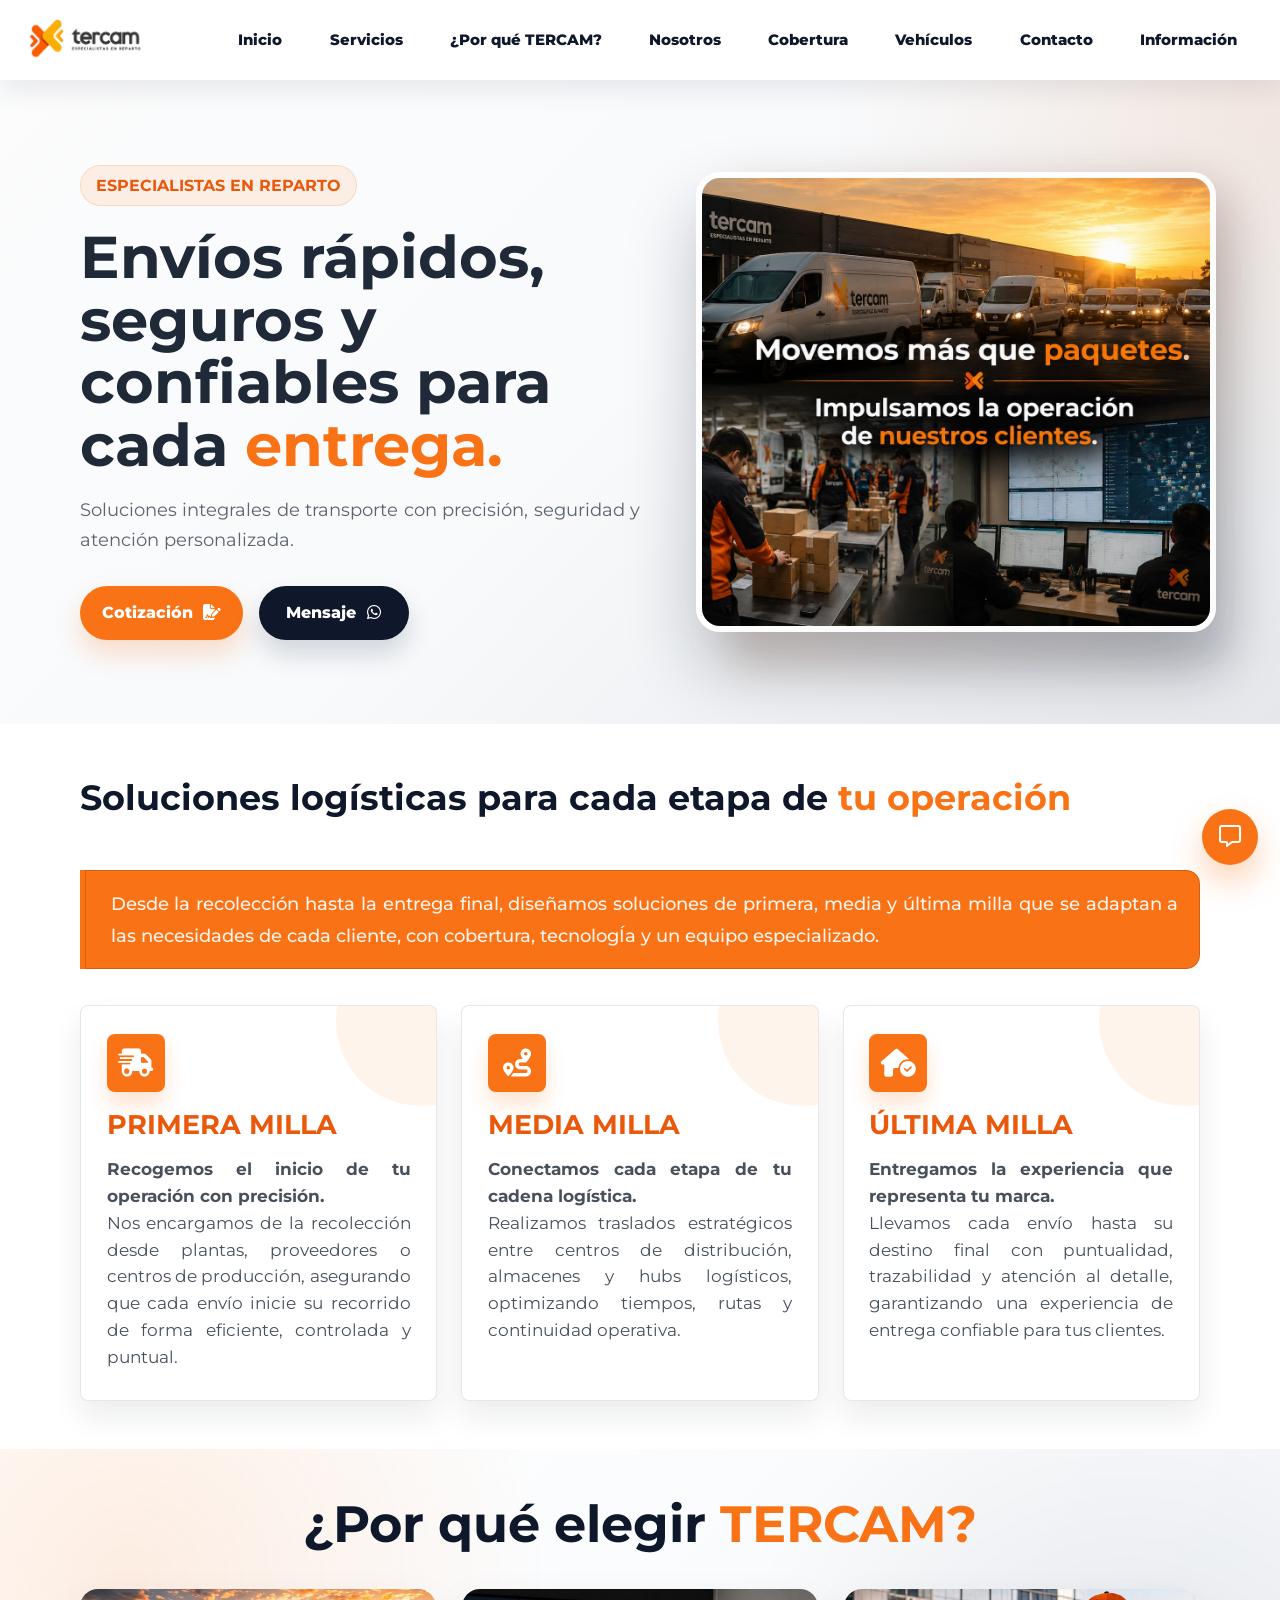
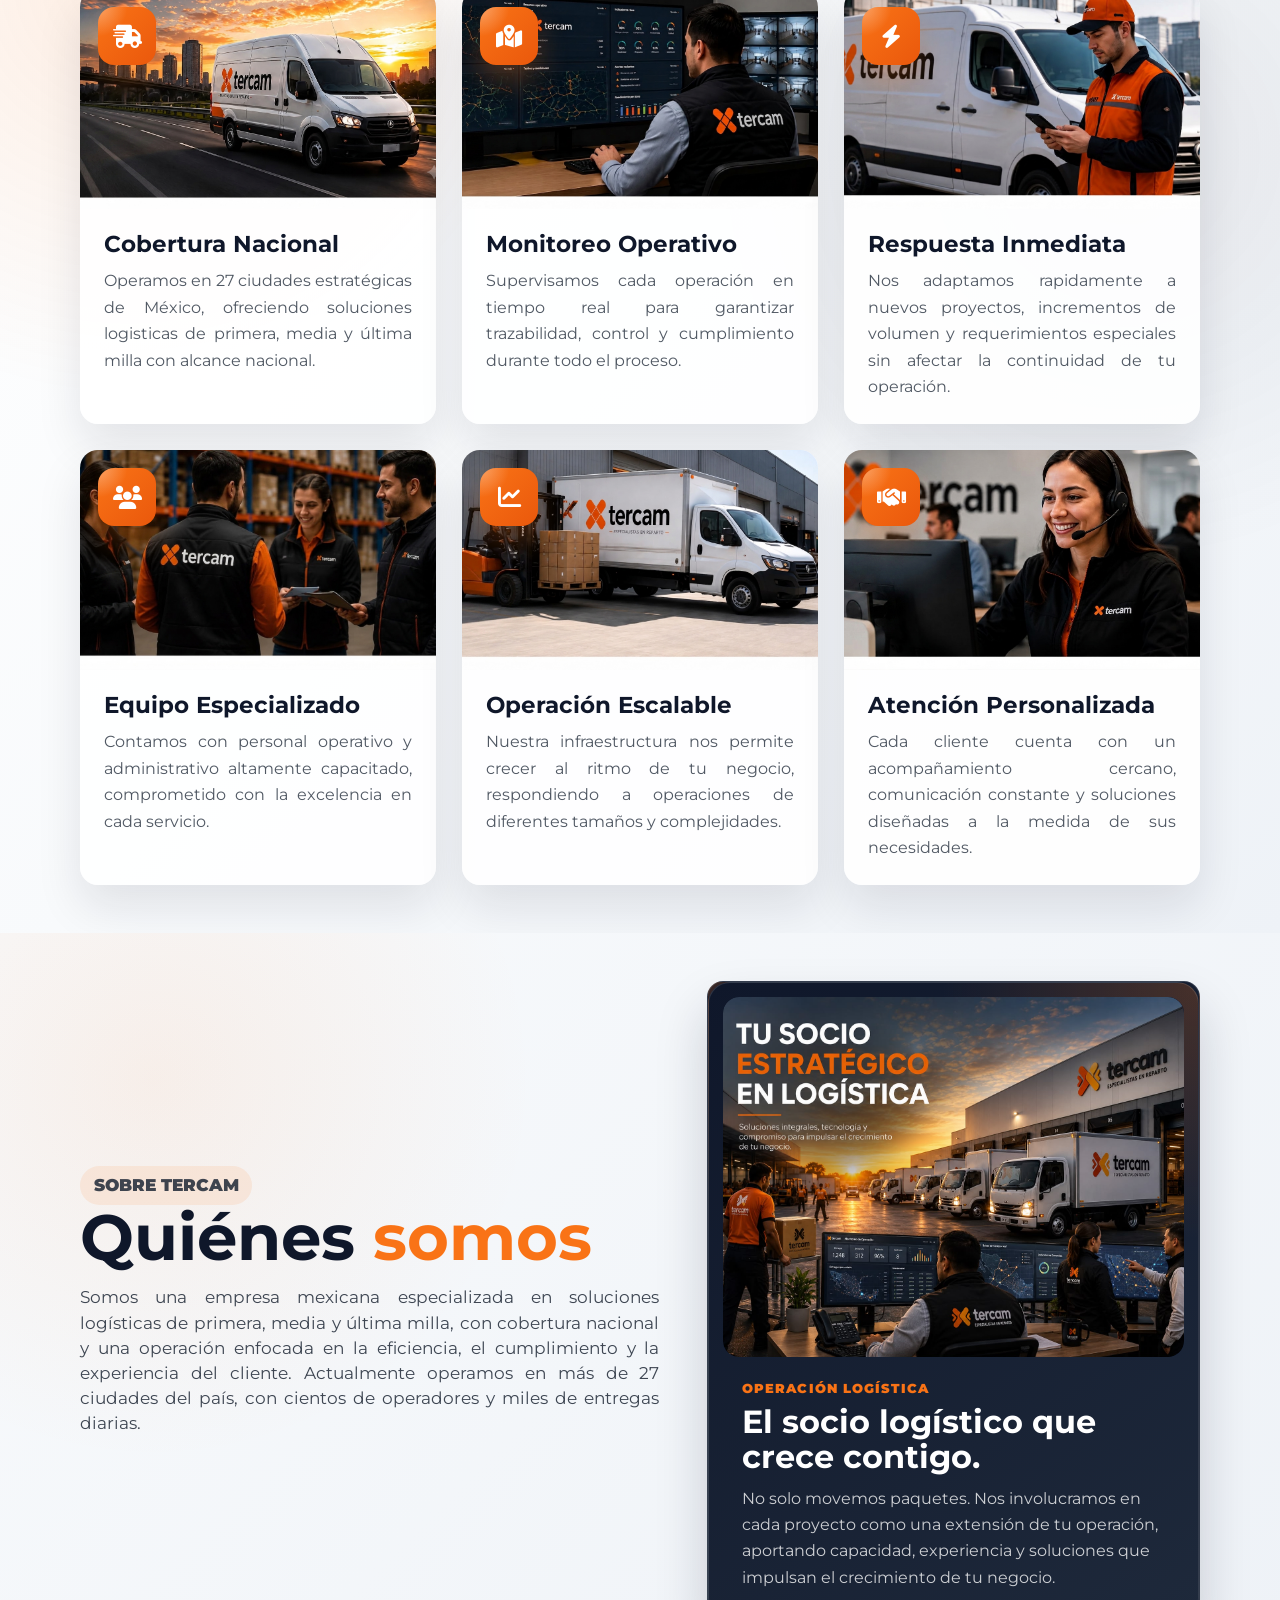
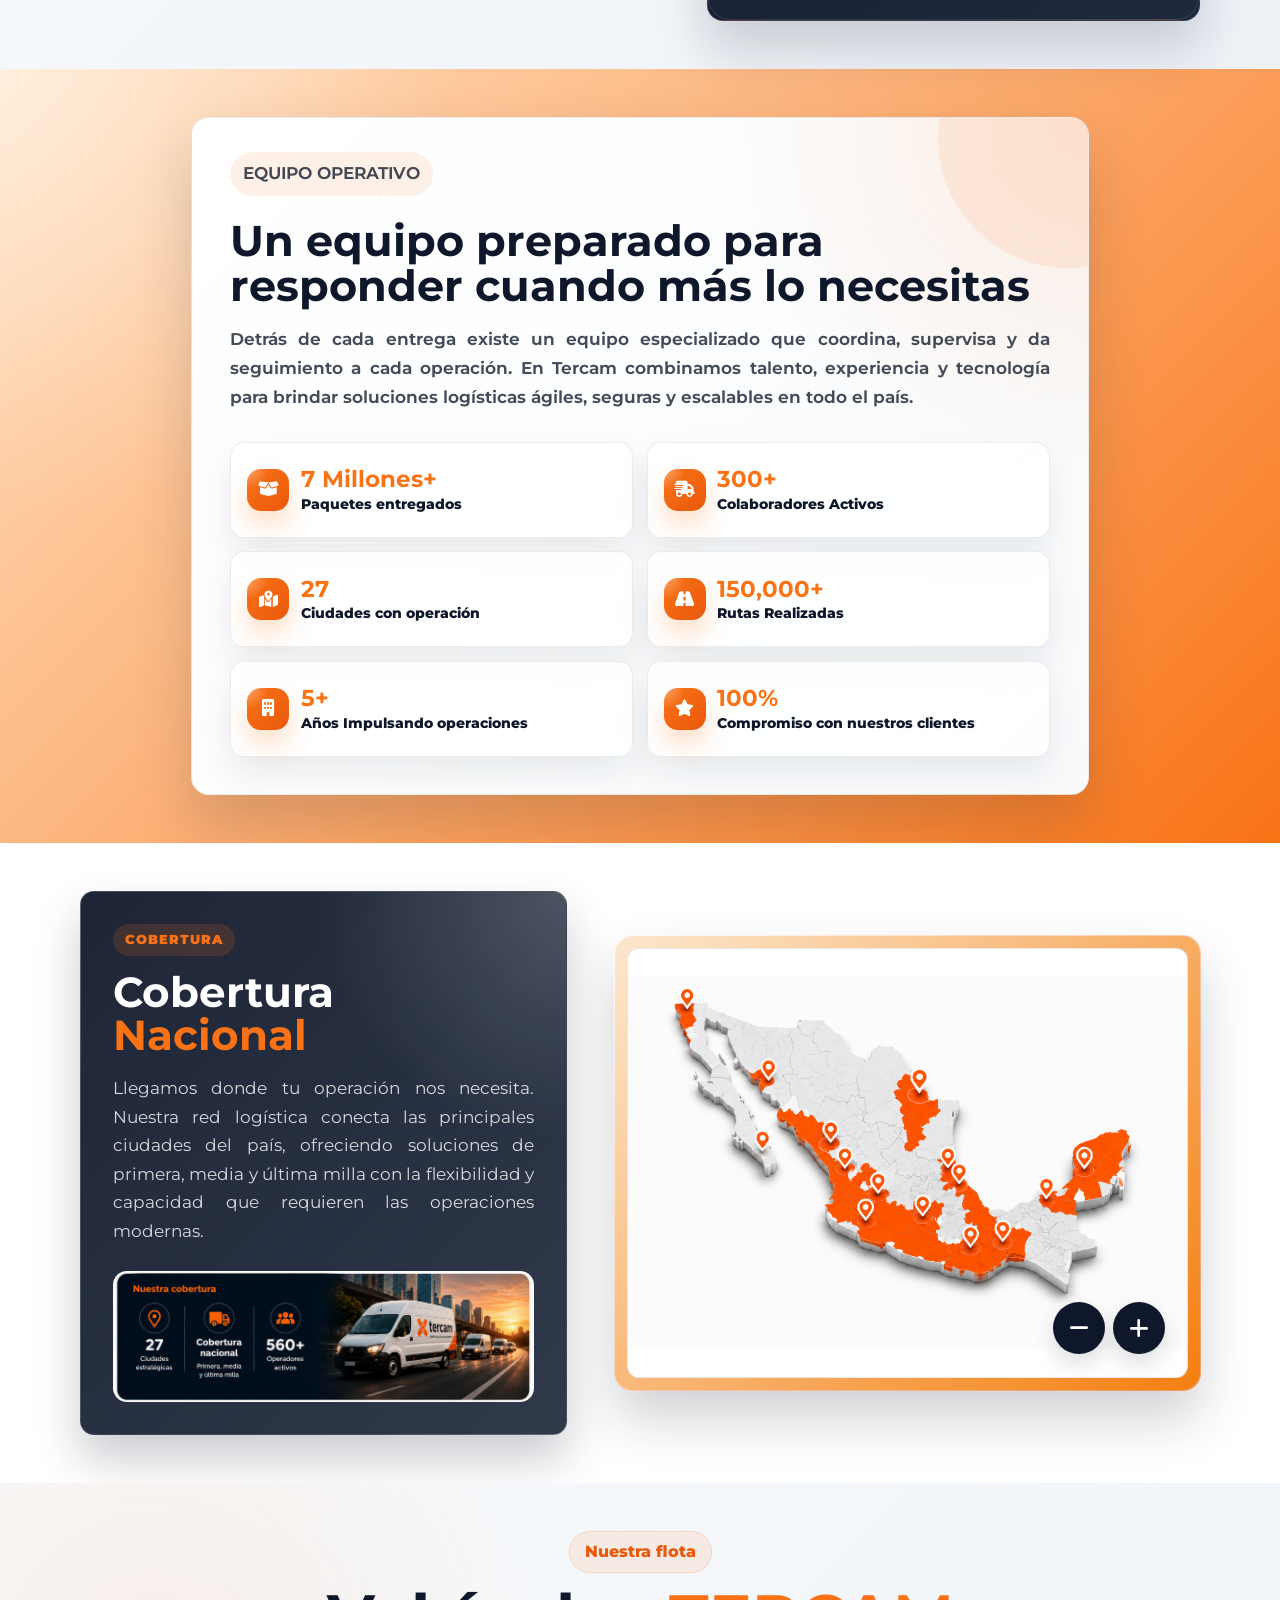
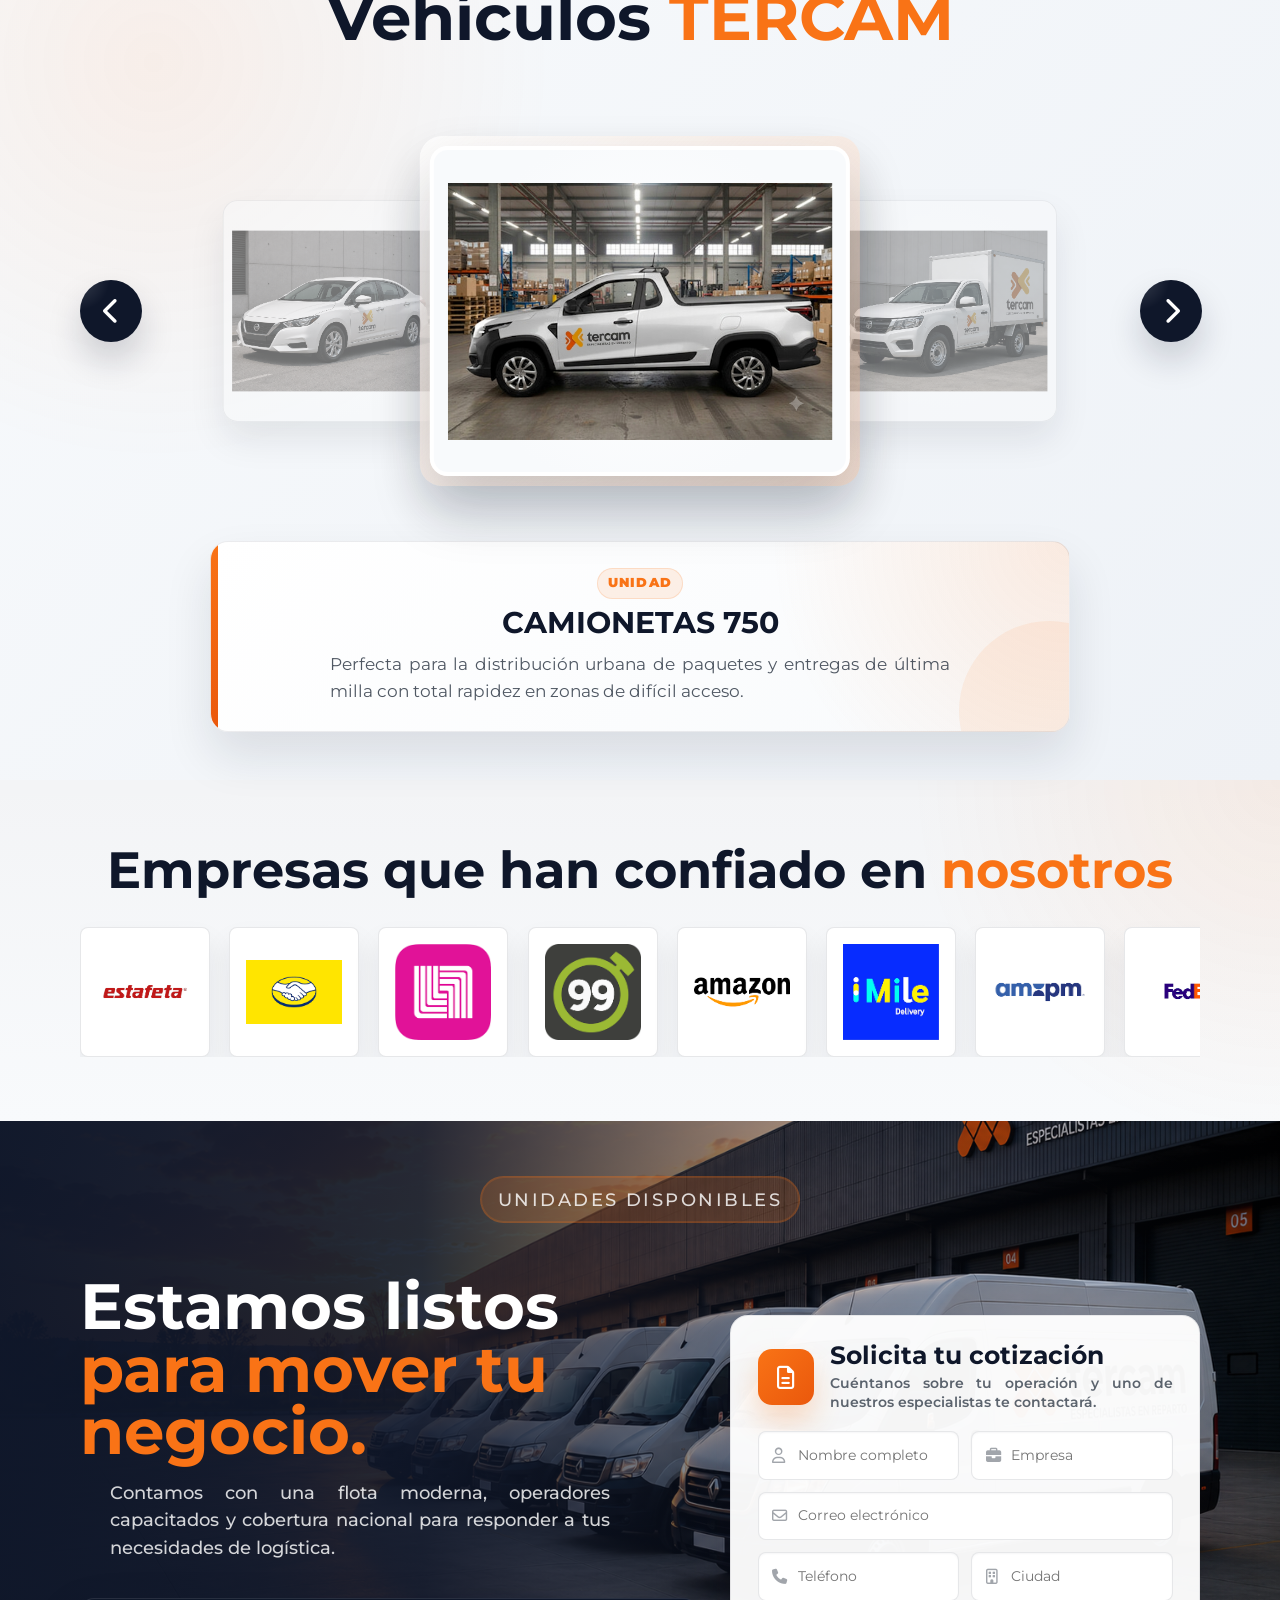
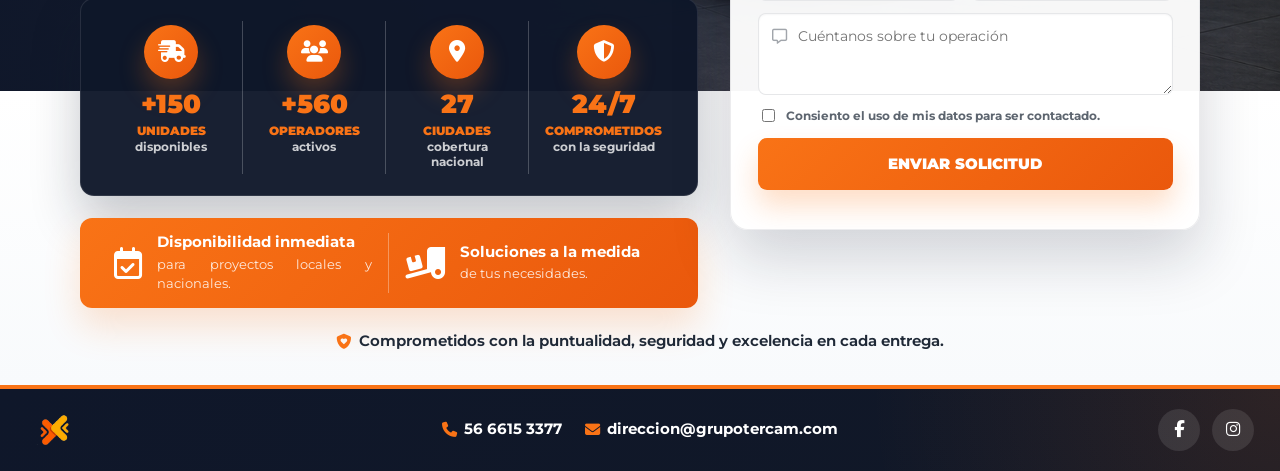
<file: index.html>
﻿<!DOCTYPE html>
<html lang="es">
<head>
<meta charset="UTF-8">
<meta name="viewport" content="width=device-width, initial-scale=1.0">
<title>Grupo Tercam</title>
<link rel="preconnect" href="https://fonts.googleapis.com">
<link href="https://fonts.googleapis.com/css2?family=Montserrat:wght@400;500;600;700;800;900&display=swap" rel="stylesheet">
<link rel="preconnect" href="https://fonts.gstatic.com" crossorigin>
<link rel="stylesheet" href="https://cdnjs.cloudflare.com/ajax/libs/font-awesome/6.5.2/css/all.min.css">
<link rel="stylesheet" href="CSS.css">
</head>
<body>

  
<header class="site-header">
<div class="container header-layout">
  <div class="brand">
    <img src="imagenes/tercam2.png" alt="Logo de TERCAM" class="brand-logo">
  </div>

  <button type="button" class="menu-toggle" id="menuToggle" aria-label="Abrir menÃº">
    <i class="fa-solid fa-ellipsis-vertical"></i>
  </button>


  <nav class="site-nav" id="siteNav">
    <a href="#inicio">Inicio</a>
    <a href="#servicios">Servicios</a>
    <a href="#porque-tercam">¿Por qué TERCAM?</a>
    <a href="#nosotros">Nosotros</a>
    <a href="#cobertura">Cobertura</a>
    <a href="#vehiculos">Vehículos</a>
    <a href="#contacto">Contacto</a>
     <a href="informacion.html">Información</a>
  </nav>
</div>
</header>


<main>

<section id="inicio" class="hero">
  <div class="container hero-layout">
    <div class="hero-content">
      <p class="hero-tag">ESPECIALISTAS EN REPARTO</p>

      <h2>
        Envíos rápidos, seguros y confiables para cada
        <span class="title-accent accent-orange">entrega.</span>
      </h2>

      <p class="hero-subtitle">
        Soluciones integrales de transporte con precisión, seguridad y atención personalizada.
      </p>

      <div class="hero-actions">
        <a href="#contacto" class="hero-btn hero-btn-primary">
          Cotización
          <i class="fa-solid fa-file-signature"></i>
        </a>

        <a href="https://wa.me/525562950029?text=Hola%2C%20me%20interesa%20recibir%20informaci%C3%B3n%20sobre%20los%20servicios%20de%20TERCAM."
           class="hero-btn hero-btn-secondary"
           target="_blank"
           rel="noopener">
          Mensaje
          <i class="fa-brands fa-whatsapp"></i>
        </a>
      </div>
    </div>

    <div class="hero-visual hero-image-wrap">
  <img src="imagenes/inicio.png" alt="Operación logística TERCAM" class="hero-main-image">
</div>
  </div>
</section>


<section id="servicios" class="section">
<div class="container">
  <h2>Soluciones logísticas para cada etapa de <span class="title-accent accent-orange">tu operación</span></h2>
    <p class="services-intro">
        Desde la recolección hasta la entrega final, diseñamos soluciones de primera, media y última milla que se adaptan a las necesidades de cada cliente,
         con cobertura, tecnologÍa y un equipo especializado.
      </p>
  <div class="grid">
    <article class="card">
      <div class="card-icon"><i class="fa-solid fa-truck-fast"></i></div>
      <h3>PRIMERA MILLA</h3>
      <p><strong> Recogemos el inicio de tu operación con precisión.</strong></p>
      <p>Nos encargamos de la recolección desde plantas, proveedores o centros de producción, asegurando que cada envío inicie su recorrido de forma eficiente, controlada y puntual. </p>
    </article>
    <article class="card">
      <div class="card-icon"><i class="fa-solid fa-route"></i></div>
      <h3>MEDIA MILLA</h3>
      <p><strong>Conectamos cada etapa de tu cadena logística.</strong></p>
      <p>Realizamos traslados estratégicos entre centros de distribución, almacenes y hubs logísticos, optimizando tiempos, rutas y continuidad operativa.</p>
    </article>
    <article class="card">
      <div class="card-icon"><i class="fa-solid fa-house-circle-check"></i></div>
      <h3>ÚLTIMA MILLA</h3>
         <p><strong> Entregamos la experiencia que representa tu marca.</strong></p>
               <p>Llevamos cada envío hasta su destino final con puntualidad, trazabilidad y atención al detalle, garantizando una experiencia de entrega confiable para tus clientes.</p>
    </article>
  </div>
</div>
</section>


<section id="porque-tercam" class="section why-section">
  <div class="container">
    <div class="why-heading">
      
      <h2>¿Por qué elegir <span class="title-accent accent-orange">TERCAM?</span></h2>
    </div>

    <div class="why-grid">
      <article class="why-card">
        <div class="why-icon"><i class="fa-solid fa-truck-fast"></i></div>
        <img src="imagenes/card1.png" alt="Imagen 1">
        <h3>Cobertura Nacional</h3>
        <p>Operamos en 27 ciudades estratégicas de México, ofreciendo soluciones logisticas de primera, media y última milla con alcance nacional.</p>
      </article>

      <article class="why-card">
        <div class="why-icon"><i class="fa-solid fa-map-location-dot"></i></div>
        <img src="imagenes/card2.png" alt="Imagen 2">
        <h3>Monitoreo Operativo</h3>
        <p>Supervisamos cada operación en tiempo real para garantizar trazabilidad, control y cumplimiento durante todo el proceso.</p>
      </article>

      <article class="why-card">
        <div class="why-icon"><i class="fa-solid fa-bolt"></i></div>
        <img src="imagenes/card3.png" alt="Imagen 3">
        <h3>Respuesta Inmediata</h3>
        <p>Nos adaptamos rapidamente a nuevos proyectos, incrementos de volumen y requerimientos especiales sin afectar la continuidad de tu operación.</p>
      </article>

      <article class="why-card">
        <div class="why-icon"><i class="fa-solid fa-users"></i></div>
        <img src="imagenes/card4.png" alt="Imagen 4">
        <h3>Equipo Especializado</h3>
        <p>Contamos con personal operativo y administrativo altamente capacitado, comprometido con la excelencia en cada servicio.</p>
      </article>

      <article class="why-card">
        <div class="why-icon"><i class="fa-solid fa-chart-line"></i></div>
        <img src="imagenes/card5.png" alt="Imagen 5">
        <h3>Operación Escalable</h3>
        <p>Nuestra infraestructura nos permite crecer al ritmo de tu negocio, respondiendo a operaciones de diferentes tamaños y complejidades.</p>
      </article>

      <article class="why-card">
        <div class="why-icon"><i class="fa-solid fa-handshake"></i></div>
        <img src="imagenes/card6.png" alt="Imagen 6">
        <h3>Atención Personalizada</h3>
        <p>Cada cliente cuenta con un acompañamiento cercano, comunicación constante y soluciones diseñadas a la medida de sus necesidades.</p>
      </article>
    </div>
  </div>
</section>

<section id="nosotros" class="section about-section">
  <div class="container about-layout about-layout-featured">
    <div class="about-copy">
      <p class="about-tag">Sobre TERCAM</p>

      <h2>Quiénes <span class="title-accent accent-orange">somos</span></h2>

      <p>
       Somos una empresa mexicana especializada en soluciones logísticas de primera, media y última milla, con cobertura nacional y
        una operación enfocada en la eficiencia, el cumplimiento y la experiencia del cliente.
Actualmente operamos en más de 27 ciudades del país, con cientos de operadores y miles de entregas diarias.
      </p>

     
    </div>

    <aside class="about-feature-card">
      <div class="about-showcase-card">
  <div class="about-showcase-image">
    <img src="imagenes/operacion.png" alt="Socio logístico TERCAM">
  </div>

  <div class="about-showcase-copy">
    <p>Operación logística</p>
    <h3>El socio logístico que crece contigo.</h3>
    <span>No solo movemos paquetes. 
      Nos involucramos en cada proyecto como una extensión de tu operación, aportando capacidad, experiencia y soluciones que impulsan el crecimiento de tu negocio.</span>
  </div>
</div>
</section>


<section id="equipo" class="section equipo-section">
  <div class="container equipo-layout equipo-layout-full">
    <article class="equipo-card equipo-card-wide">
      <div class="equipo-copy">
        <p class="equipo-tag">Equipo operativo</p>
        <h3>Un equipo preparado para responder cuando más lo necesitas</h3>

        <p>
        Detrás de cada entrega existe un equipo especializado que coordina, supervisa y da seguimiento a cada operación. 
        En Tercam combinamos talento, experiencia y tecnología para brindar soluciones logísticas ágiles, seguras y escalables en todo el país.
        </p>
      </div>

      <div class="equipo-metrics equipo-indicators">
        <div class="equipo-indicator">
          <i class="fa-solid fa-box-open"></i>
          <strong>7 Millones+</strong>
          <span>Paquetes entregados</span>
        </div>

        <div class="equipo-indicator">
          <i class="fa-solid fa-truck-fast"></i>
          <strong>300+</strong>
          <span>Colaboradores Activos</span>
        </div>

        <div class="equipo-indicator">
          <i class="fa-solid fa-map-location-dot"></i>
          <strong>27</strong>
          <span>Ciudades con operación</span>
        </div>

        <div class="equipo-indicator">
          <i class="fa-solid fa-road"></i>
          <strong>150,000+</strong>
          <span>Rutas Realizadas</span>
        </div>

        <div class="equipo-indicator">
          <i class="fa-solid fa-building"></i>
          <strong>5+</strong>
          <span>Años Impulsando operaciones</span>
        </div>

        <div class="equipo-indicator">
          <i class="fa-solid fa-star"></i>
          <strong>100%</strong>
          <span>Compromiso con nuestros clientes</span>
        </div>
      </div>
    </article>
  </div>
</section>


<section id="cobertura" class="section coverage">
<div class="container coverage-layout">
  <div class="coverage-map">
    <div class="map-zoom" id="mapZoom">
      <img src="imagenes/mapa.png" alt="Mapa de cobertura" id="coverageMap">
      <div class="map-controls">
        <button type="button" id="zoomOut"><i class="fa-solid fa-minus"></i></button>
        <button type="button" id="zoomIn"><i class="fa-solid fa-plus"></i></button>
      </div>
    </div>
  </div>
  <div class="coverage-copy">
    <h2>Cobertura <span class="title-accent accent-orange">Nacional</span></h2>
    <p>Llegamos donde tu operación nos necesita.
Nuestra red logística conecta las principales ciudades del país, ofreciendo soluciones de primera, media y última milla con la flexibilidad y capacidad que requieren 
las operaciones modernas.</p>
<div class="coverage-copy-image">
  <img src="imagenes/cobertura.png" alt="Cobertura TERCAM">
</div>
  </div>
</div>
</section>

<section id="vehiculos" class="section vehicles-section">
<div class="container">
  <div class="vehicles-heading">
    <p class="vehicles-tag">Nuestra flota</p>
   <h2>Vehículos <span class="title-accent accent-orange">TERCAM</span></h2>
  </div>
  <div class="vehicle-gallery">
    <button type="button" class="gallery-btn" id="vehiclePrev"><i class="fa-solid fa-chevron-left"></i></button>
    <div class="vehicle-stage">
     
       <article class="vehicle-item is-active" data-title="CAMIONETAS 750" data-text="Perfecta para la distribución urbana de paquetes y entregas de última milla con total rapidez en zonas de difícil acceso.">
        <img src="imagenes/750.png" alt="CAMIONETAS">
      </article>
        <article class="vehicle-item is-active" data-title=" 1.5 Toneladas" data-text="Diseñada para el traslado eficiente de mercancias de peso moderado y paquetería consolidada.">
        <img src="imagenes/vehiculo1.png" alt="CAMIONETAS">
      </article>
        <article class="vehicle-item is-active" data-title=" 3.5 Toneladas" data-text="Equipada con caja seca de gran volumen, es la opción preferida para mover cargas pesadas.">
        <img src="imagenes/3.5.png" alt="CAMIONETAS">
      </article>
       <article class="vehicle-item is-active" data-title="5 Toneladas" data-text="Su amplia caja seca garantiza que los pedidos grandes y la mercancía consolidada viajen completamente protegidos.">
        <img src="imagenes/5.png" alt="CAMIONETAS">
      </article>
       <article class="vehicle-item is-active" data-title="TRAILER DE CARGA" data-text="Con capacidad de aproximadamente 25 toneladas, ideal para transportar grandes volúmenes de mercancía y cargas pesadas a largas distancias.">
        <img src="imagenes/trailer.png" alt="TRAILER">
      </article>
      <article class="vehicle-item" data-title="CAMIONES TORTON" data-text="Con capacidad de aproximadamente 17 toneladas, perfectos para cargas más pesadas y rutas de mayor distancia.">
        <img src="imagenes/vehiculo2.png" alt="CAMIONES TORTON">
      </article>
      <article class="vehicle-item" data-title="MOTOS" data-text="Pensado para operaciones de entrega rápida en zonas urbanas.">
        <img src="imagenes/vehiculo3.png" alt="MOTOS">
      </article>
      <article class="vehicle-item" data-title="SEDANES" data-text="Pensado para una entrega rápida y eficiente en zonas urbanas.">
        <img src="imagenes/vehiculo4.png" alt="SEDANES">
      </article>
    </div>
    <button type="button" class="gallery-btn" id="vehicleNext"><i class="fa-solid fa-chevron-right"></i></button>
  </div>
  <div class="vehicle-text">
  <span class="vehicle-kicker">Unidad </span>
  <h3 id="vehicleTitle">Unidad de reparto urbano</h3>
  <p id="vehicleDescription">Ideal para entregas rÃ¡pidas dentro de la ciudad y rutas de Ãºltima milla.</p>
</div>
</div>
</section>

<section id="marcas" class="section brands-section">
<div class="container">
  <div class="brands-heading">
  <h2>Empresas que han confiado en <span class="title-accent accent-orange">nosotros</span></h2>
  </div>

  <div class="brands-collage">
    <button type="button" class="brand-bubble">
      <img src="imagenes/estafeta.png" alt="Marca 1">
    </button>
    <button type="button" class="brand-bubble">
      <img src="imagenes/mercado.png" alt="Marca 2">
    </button>
    <button type="button" class="brand-bubble">
      <img src="imagenes/liver.png" alt="Marca 3">
    </button>
    <button type="button" class="brand-bubble">
      <img src="imagenes/99.png" alt="Marca 4">
    </button>
    <button type="button" class="brand-bubble">
      <img src="imagenes/amazon.png" alt="Marca 5">
    </button>
    <button type="button" class="brand-bubble">
      <img src="imagenes/imile.png" alt="Marca 6">
    </button>
    <button type="button" class="brand-bubble">
      <img src="imagenes/ampm.png" alt="Marca 6">
    </button>
    <button type="button" class="brand-bubble">
      <img src="imagenes/fedex.png" alt="Marca 6">
    </button>
    <button type="button" class="brand-bubble">
      <img src="imagenes/fruabana.png" alt="Marca 6">
    </button>
    <button type="button" class="brand-bubble">
      <img src="imagenes/imile.png" alt="Marca 6">
    </button>
    <button type="button" class="brand-bubble">
      <img src="imagenes/cai.png" alt="Marca 6">
    </button>
    <button type="button" class="brand-bubble">
      <img src="imagenes/meru.png" alt="Marca 6">
    </button>
    <button type="button" class="brand-bubble">
      <img src="imagenes/justo.png" alt="Marca 6">
    </button>
    <button type="button" class="brand-bubble">
      <img src="imagenes/modelo.png" alt="Marca 6">
    </button>
    <button type="button" class="brand-bubble">
      <img src="imagenes/palacio.png" alt="Marca 6">
    </button>
    <button type="button" class="brand-bubble">
      <img src="imagenes/intidex.png" alt="Marca 6">
    </button>
    <button type="button" class="brand-bubble">
      <img src="imagenes/samsung.png" alt="Marca 6">
    </button>
    <button type="button" class="brand-bubble">
      <img src="imagenes/wallmart.png" alt="Marca 6">
    </button>
    <button type="button" class="brand-bubble">
      <img src="imagenes/moctezuma.png" alt="Marca 6">
    </button>
    <button type="button" class="brand-bubble">
      <img src="imagenes/dropi.png" alt="Marca 6">
    </button>
  </div>
</div>
</section>


<section id="contacto" class="section contact-area">
  <div class="container contact-section contact-landing">
    <div class="contact-hero-copy">
      <p class="contact-kicker">Unidades disponibles</p>
      <h2>Estamos listos <span>para mover tu negocio.</span></h2>
      <p>Contamos con una flota moderna, operadores capacitados y cobertura nacional para responder a tus necesidades de logística.</p>
    </div>

    <div class="contact-stats-panel">
      <div class="contact-stat">
        <i class="fa-solid fa-truck-fast"></i>
        <strong>+150</strong>
        <span>Unidades disponibles</span>
      </div>

      <div class="contact-stat">
        <i class="fa-solid fa-users"></i>
        <strong>+560</strong>
        <span>Operadores activos</span>
      </div>

      <div class="contact-stat">
        <i class="fa-solid fa-location-dot"></i>
        <strong>27</strong>
        <span>Ciudades cobertura nacional</span>
      </div>

      <div class="contact-stat">
        <i class="fa-solid fa-shield-halved"></i>
        <strong>24/7</strong>
        <span>Comprometidos con la seguridad</span>
      </div>
    </div>

    <div class="contact-benefits">
      <div>
        <i class="fa-regular fa-calendar-check"></i>
        <p><strong>Disponibilidad inmediata</strong><span>para proyectos locales y nacionales.</span></p>
      </div>

      <div>
        <i class="fa-solid fa-truck-ramp-box"></i>
        <p><strong>Soluciones a la medida</strong><span>de tus necesidades.</span></p>
      </div>
    </div>

    <p class="contact-note"><i class="fa-solid fa-shield-heart"></i> Comprometidos con la puntualidad, seguridad y excelencia en cada entrega.</p>

    <div class="contact-panel">
      <div class="contact-heading">
        <div class="contact-heading-icon"><i class="fa-regular fa-file-lines"></i></div>
        <div>
          <h2>Solicita tu cotización</h2>
          <p>Cuéntanos sobre tu operación y uno de nuestros especialistas te contactará.</p>
        </div>
      </div>

      <form class="contact-form" action="https://formspree.io/f/mpqbvykn" method="POST">
        <input type="hidden" name="_title" value="TERCAM LANDING PAGE">

        <div class="form-row">
          <div class="form-group form-field-icon">
            <label for="nombre">Nombre completo <span>*</span></label>
            <i class="fa-regular fa-user"></i>
            <input type="text" id="nombre" name="Nombre" placeholder="Nombre completo" required>
          </div>

          <div class="form-group form-field-icon">
            <label for="empresa">Empresa</label>
            <i class="fa-solid fa-briefcase"></i>
            <input type="text" id="empresa" name="Empresa" placeholder="Empresa">
          </div>
        </div>

        <div class="form-group form-field-icon">
          <label for="correo">Correo electrónico <span>*</span></label>
          <i class="fa-regular fa-envelope"></i>
          <input type="email" id="correo" name="Correo" placeholder="Correo electrónico" required>
        </div>

        <div class="form-row">
          <div class="form-group form-field-icon">
            <label for="telefono">Teléfono <span>*</span></label>
            <i class="fa-solid fa-phone"></i>
            <input type="tel" id="telefono" name="Telefono" placeholder="Teléfono" required>
          </div>

          <div class="form-group form-field-icon">
            <label for="ciudad">Ciudad</label>
            <i class="fa-regular fa-building"></i>
            <input type="text" id="ciudad" name="Ciudad" placeholder="Ciudad">
          </div>
        </div>

        <div class="form-group form-field-icon">
          <label for="mensaje">Mensaje</label>
          <i class="fa-regular fa-message"></i>
          <textarea id="mensaje" name="Mensaje" placeholder="Cuéntanos sobre tu operación"></textarea>
        </div>

        <label class="privacy-check">
          <input type="checkbox" name="Consentimiento" value="Aceptado" required>
          <span>Consiento el uso de mis datos para ser contactado.</span>
        </label>

        <button type="submit">Enviar solicitud</button>

        <p id="formMessage"></p>
        <input type="hidden" name="_next" value="https://david123455789.github.io/Tercam-Page/#inicio">
      </form>
    </div>
  </div>
</section>

<footer class="site-footer">
  <div class="container footer-content">
    <div class="footer-brand">
      <img src="imagenes/tercam.png" alt="Logo de TERCAM" class="footer-logo">
    
    </div>

    <div class="footer-contact">
      <p><i class="fa-solid fa-phone"></i><span>56 6615 3377</span></p>
      <p><i class="fa-solid fa-envelope"></i><span>direccion@grupotercam.com</span></p>
    </div>

    <div class="socials">
      <a href="https://www.facebook.com/p/Grupo-Tercam-100090297065263" target="_blank" rel="noopener" aria-label="Facebook">
        <i class="fa-brands fa-facebook-f"></i>
      </a>
      <a href="https://www.instagram.com/grupo_tercam?igsh=ZXd4bjRieXQyMzZ4" target="_blank" rel="noopener" aria-label="Instagram">
        <i class="fa-brands fa-instagram"></i>
      </a>
    </div>
  </div>
</footer>

<a href="https://wa.me/525666153377" class="floating-contact" aria-label="Contactar por WhatsApp" target="_blank" rel="noopener noreferrer">
  <i class="fa-regular fa-message"></i>
</a>
<script src="JS.js"></script>
</body>
</html>
</file>
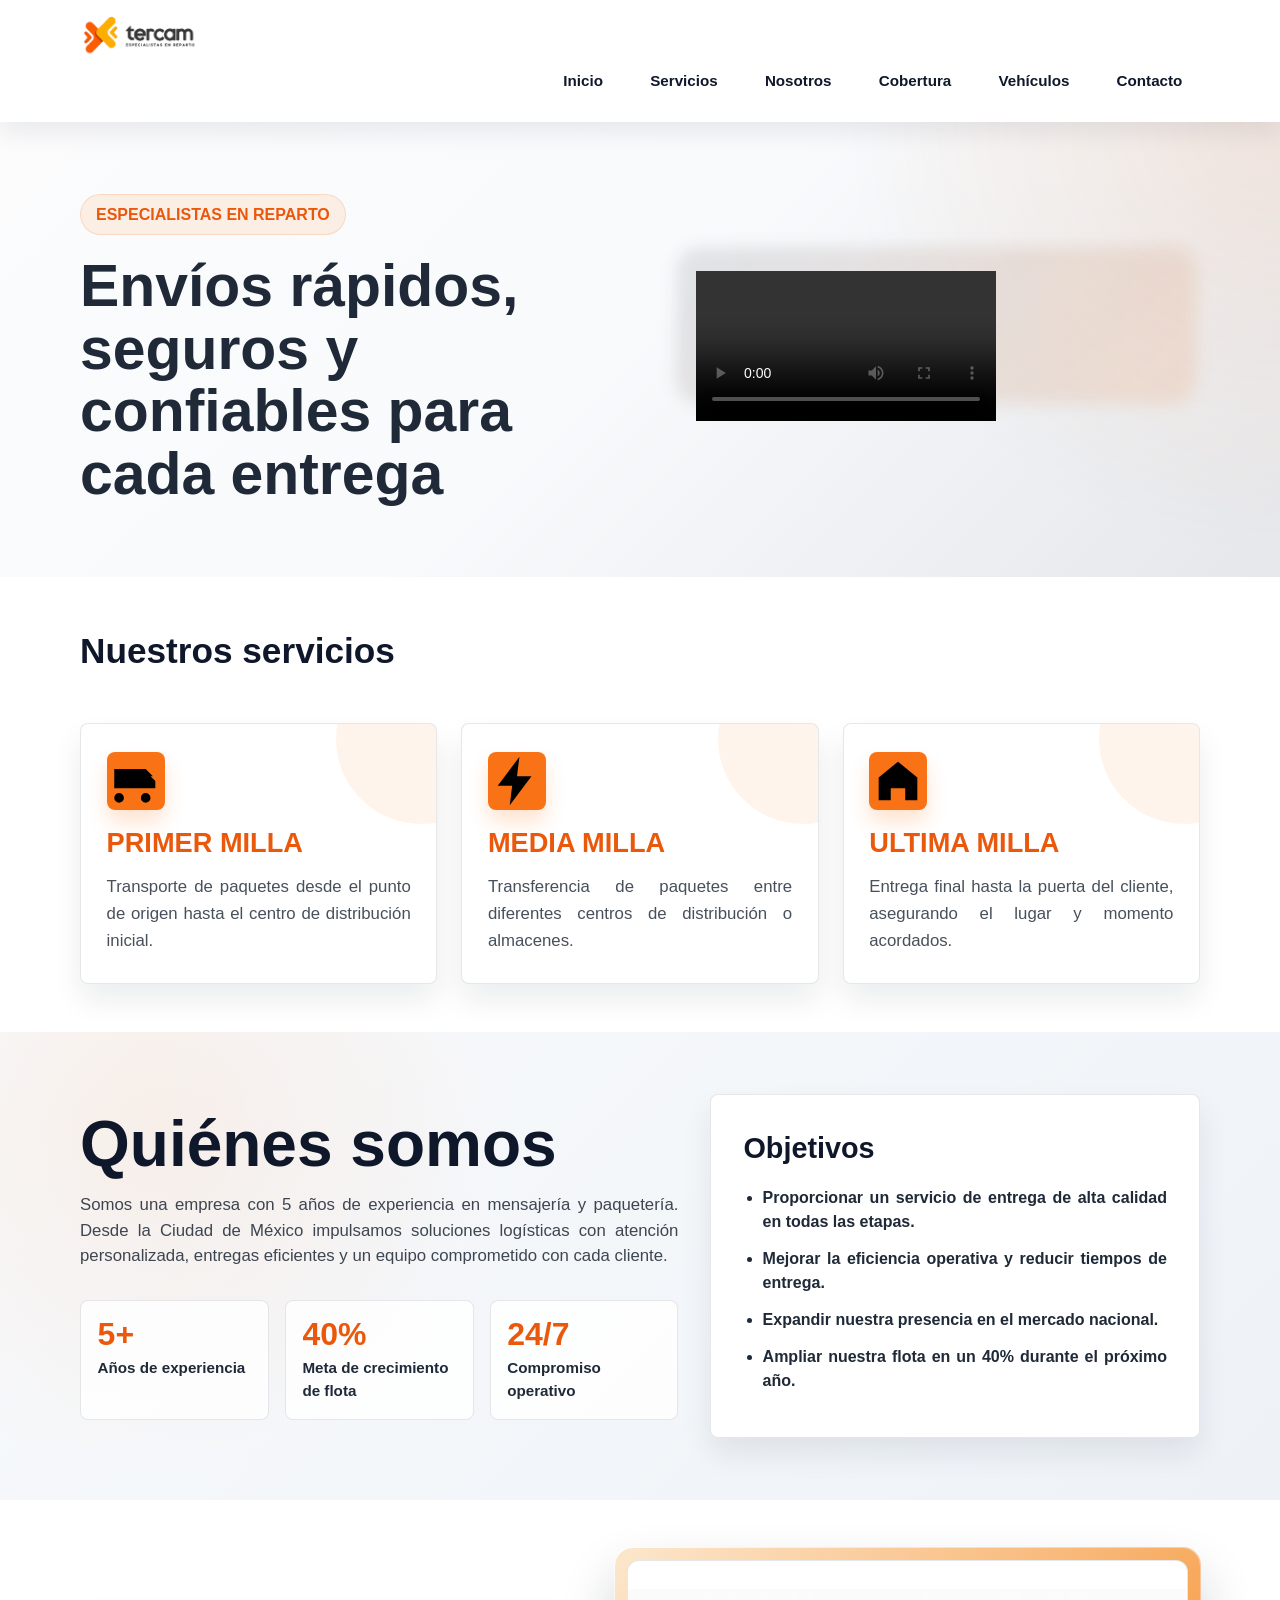
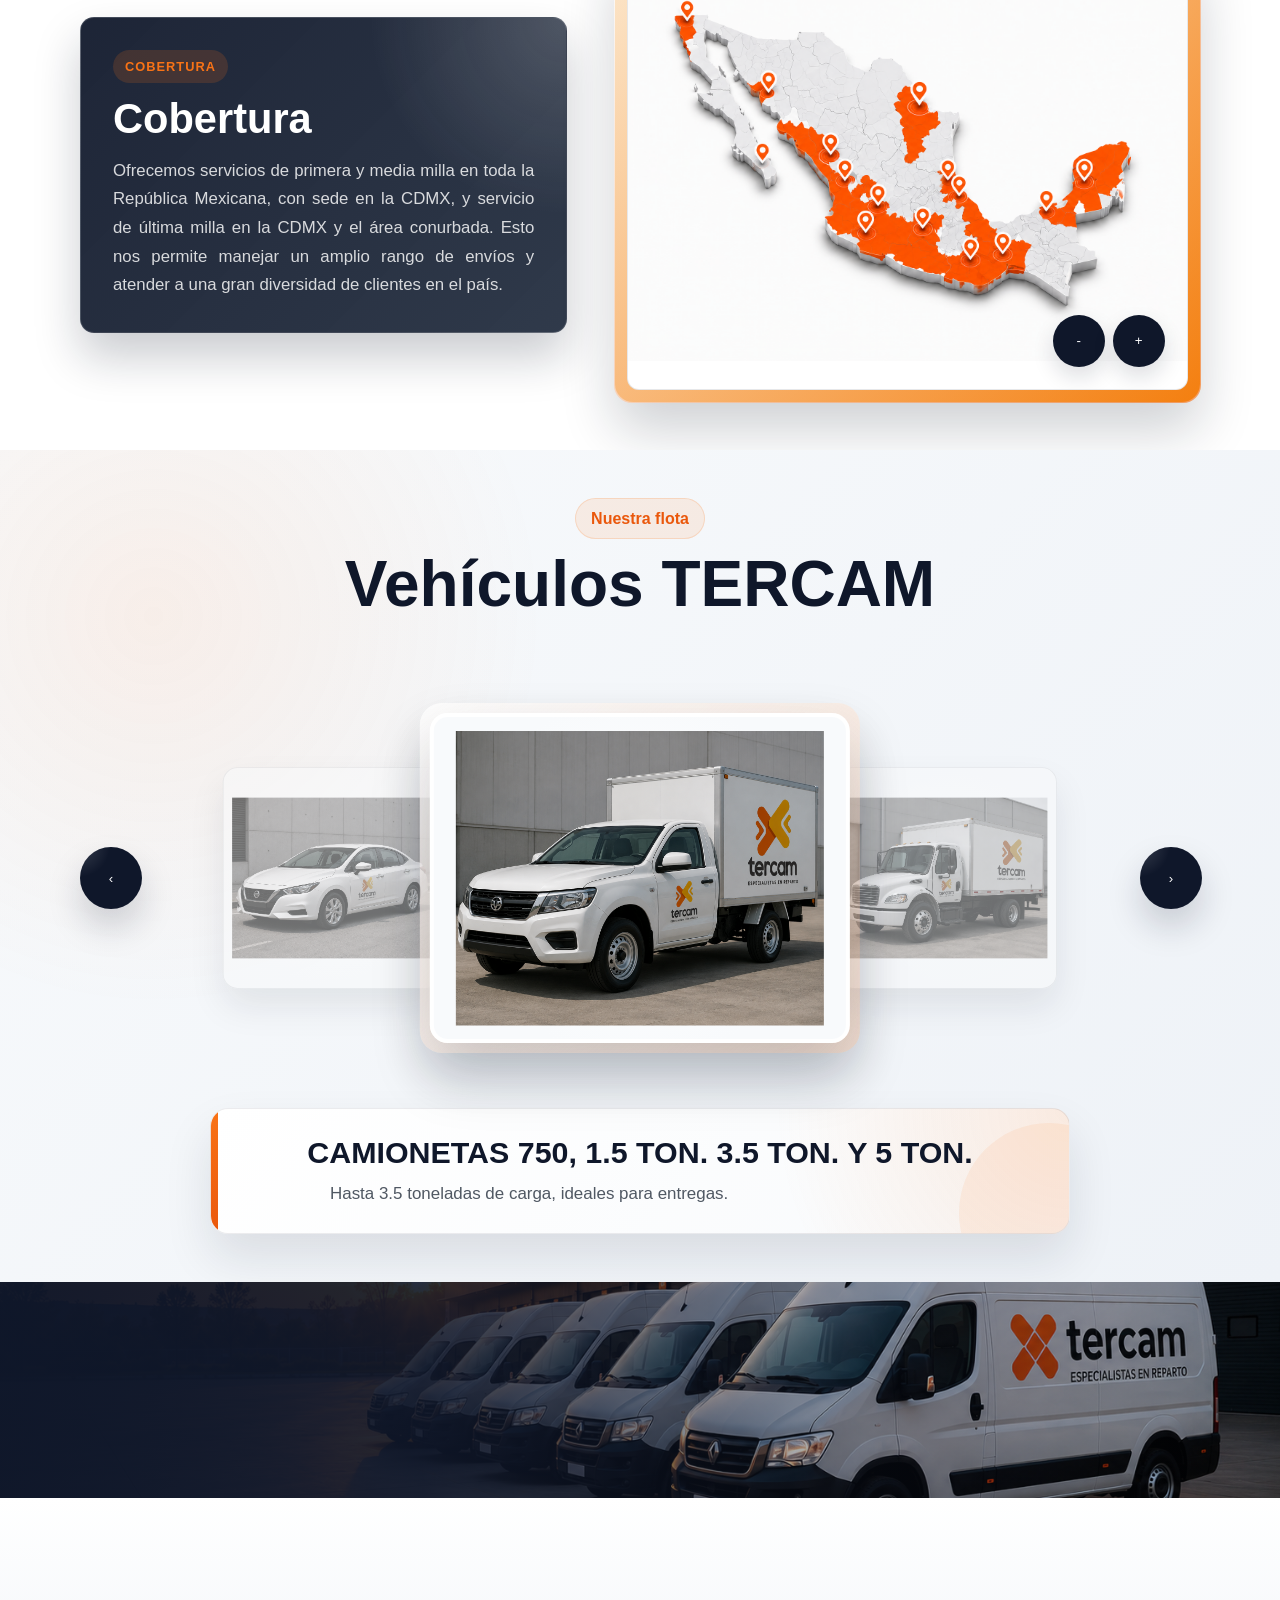
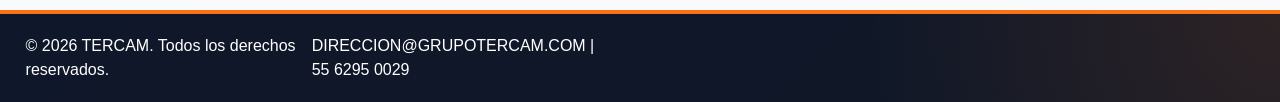
<file: 0.0.html>
<!DOCTYPE html>
<html lang="es">
<head>
<meta charset="UTF-8">
<meta name="viewport" content="width=device-width, initial-scale=1.0">
<title>Landing Page | TERCAM</title>
<link rel="preconnect" href="https://fonts.googleapis.com">
<link rel="preconnect" href="https://fonts.gstatic.com" crossorigin>
<link href="https://fonts.googleapis.com/css2?family=Inter:wght@400;700;800&display=swap" rel="stylesheet">
<link rel="stylesheet" href="CSS.css">
</head>
<body>

<header class="site-header">
<div class="container">
  <div class="brand">
    <img src="imagenes/tercam2.png" alt="Logo de TERCAM" class="brand-logo">
  </div>
  <nav class="site-nav">
    <a href="#inicio">Inicio</a>
    <a href="#servicios">Servicios</a>
    <a href="#nosotros">Nosotros</a>
    <a href="#cobertura">Cobertura</a>
    <a href="#vehiculos">Vehículos</a>
    <a href="#contacto">Contacto</a>
  </nav>
</div>
</header>

<main>
<section id="inicio" class="hero">
<div class="container">
  <div class="hero-layout">
    <div class="hero-content">
      <p class="hero-tag">ESPECIALISTAS EN REPARTO</p>
      <h2>Envíos rápidos, seguros y confiables para cada entrega</h2>
    </div>
    <div class="hero-visual">
      <div class="contact-video">
        <video controls><source src="imagenes/tercam.mp4" type="video/mp4"></video>
      </div>
    </div>
  </div>
</div>
</section>

<section id="servicios" class="section">
<div class="container">
  <h2>Nuestros servicios</h2>
  <div class="grid">
    <article class="card">
      <div class="card-icon"><svg viewBox="0 0 24 24"><path d="M3 7h11v8H3V7zm11 2h3l3 3v3h-6V9zm-9 8a2 2 0 1 0 0 4 2 2 0 0 0 0-4zm11 0a2 2 0 1 0 0 4 2 2 0 0 0 0-4zM7 19h7m2 0h1m-3-9V7h2l3 3"/></svg></div>
      <h3>PRIMER MILLA</h3>
      <p>Transporte de paquetes desde el punto de origen hasta el centro de distribución inicial.</p>
    </article>
    <article class="card">
      <div class="card-icon"><svg viewBox="0 0 24 24"><path d="M13 2 4 14h6l-1 8 9-12h-6l1-8z"/></svg></div>
      <h3>MEDIA MILLA</h3>
      <p>Transferencia de paquetes entre diferentes centros de distribución o almacenes.</p>
    </article>
    <article class="card">
      <div class="card-icon"><svg viewBox="0 0 24 24"><path d="M4 10.5 12 4l8 6.5V20h-5v-5h-6v5H4v-9.5z"/></svg></div>
      <h3>ULTIMA MILLA</h3>
      <p>Entrega final hasta la puerta del cliente, asegurando el lugar y momento acordados.</p>
    </article>
  </div>
</div>
</section>

<section id="nosotros" class="section about-section">
<div class="container about-layout">
  <div class="about-copy">
    <h2>Quiénes somos</h2>
    <p>Somos una empresa con 5 años de experiencia en mensajería y paquetería. Desde la Ciudad de México impulsamos soluciones logísticas con atención personalizada, entregas eficientes y un equipo comprometido con cada cliente.</p>

    <div class="about-stats">
      <div><strong>5+</strong><span>Años de experiencia</span></div>
      <div><strong>40%</strong><span>Meta de crecimiento de flota</span></div>
      <div><strong>24/7</strong><span>Compromiso operativo</span></div>
    </div>
  </div>

  <div class="about-card">
    <h3>Objetivos</h3>
    <ul>
      <li>Proporcionar un servicio de entrega de alta calidad en todas las etapas.</li>
      <li>Mejorar la eficiencia operativa y reducir tiempos de entrega.</li>
      <li>Expandir nuestra presencia en el mercado nacional.</li>
      <li>Ampliar nuestra flota en un 40% durante el próximo año.</li>
    </ul>
  </div>
</div>
</section>

<section id="cobertura" class="section coverage">
<div class="container coverage-layout">
  <div class="coverage-map">
    <div class="map-zoom" id="mapZoom">
      <img src="imagenes/mapa.png" alt="Mapa de cobertura" id="coverageMap">
      <div class="map-controls">
        <button type="button" id="zoomOut">-</button>
        <button type="button" id="zoomIn">+</button>
      </div>
    </div>
  </div>
  <div class="coverage-copy">
    <h2>Cobertura</h2>
    <p>Ofrecemos servicios de primera y media milla en toda la República Mexicana, con sede en la CDMX, y servicio de última milla en la CDMX y el área conurbada. Esto nos permite manejar un amplio rango de envíos y atender a una gran diversidad de clientes en el país.</p>
  </div>
</div>
</section>

<section id="vehiculos" class="section vehicles-section">
<div class="container">
  <div class="vehicles-heading">
    <p class="vehicles-tag">Nuestra flota</p>
    <h2>Vehículos TERCAM</h2>
  </div>

  <div class="vehicle-gallery">
    <button type="button" class="gallery-btn" id="vehiclePrev">‹</button>
    <div class="vehicle-stage">
      <article class="vehicle-item is-active" data-title="CAMIONETAS 750, 1.5 TON. 3.5 TON. Y 5 TON." data-text="Hasta 3.5 toneladas de carga, ideales para entregas.">
        <img src="imagenes/vehiculo1.png" alt="CAMIONETAS">
      </article>

      <article class="vehicle-item" data-title="CAMIONES TORTON" data-text="Con capacidad de aproximadamente 17 toneladas, perfectos para cargas más pesadas y rutas de mayor distancia.">
        <img src="imagenes/vehiculo2.png" alt="CAMIONES TORTON">
      </article>

      <article class="vehicle-item" data-title="MOTOS" data-text="Pensado para operaciones de entrega rápida en zonas urbanas.">
        <img src="imagenes/vehiculo3.png" alt="MOTOS">
      </article>

       <article class="vehicle-item" data-title="SEDANES" data-text="Pensado para una entrega rápida y eficiente en zonas urbanas.">
        <img src="imagenes/vehiculo4.png" alt="SEDANES">
      </article>
    </div>
    <button type="button" class="gallery-btn" id="vehicleNext">›</button>
  </div>

  <div class="vehicle-text">
    <h3 id="vehicleTitle">Unidad de reparto urbano</h3>
    <p id="vehicleDescription">Ideal para entregas rápidas dentro de la ciudad y rutas de última milla.</p>
  </div>
</div>
</section>

<section id="contacto" class="section">
<div class="container contact-section">
  <h2>Contacto</h2>
  <form class="contact-form" id="contactForm">
    <input type="text" id="nombre" placeholder="Tu nombre" required>
    <input type="email" id="correo" placeholder="Tu correo" required>
    <input type="tel" id="telefono" placeholder="Número telefónico" required>
    <button type="submit">Enviar</button>
    <p id="formMessage"></p>
  </form>
</div>
</section>
</main>

<footer class="site-footer">
<div class="container footer-content">
  <div>
    <p>© 2026 TERCAM. Todos los derechos reservados.</p>
    <p>DIRECCION@GRUPOTERCAM.COM | 55 6295 0029</p>
  </div>
  <div class="social-icons">
    <a href="https://facebook.com/..." target="_blank" rel="noopener"><svg viewBox="0 0 24 24"><path d="M13.5 22v-8h2.7l.4-3h-3.1V9.1c0-.9.2-1.6 1.6-1.6h1.7V4.8c-.3 0-1.3-.1-2.5-.1-2.5 0-4.2 1.5-4.2 4.4V11H8v3h2.6v8h2.9z"/></svg></a>
    <a href="https://instagram.com/..." target="_blank" rel="noopener"><svg viewBox="0 0 24 24"><path d="M7 2h10a5 5 0 0 1 5 5v10a5 5 0 0 1-5 5H7a5 5 0 0 1-5-5V7a5 5 0 0 1 5-5zm0 2.2A2.8 2.8 0 0 0 4.2 7v10A2.8 2.8 0 0 0 7 19.8h10a2.8 2.8 0 0 0 2.8-2.8V7A2.8 2.8 0 0 0 17 4.2H7zm10.5 1.6a1.1 1.1 0 1 1 0 2.2 1.1 1.1 0 0 1 0-2.2zM12 7a5 5 0 1 1 0 10 5 5 0 0 1 0-10zm0 2.2A2.8 2.8 0 1 0 12 15a2.8 2.8 0 0 0 0-5.6z"/></svg></a>
  </div>
</div>
</footer>

<script src="JS.js"></script>
</body>
</html>
</file>
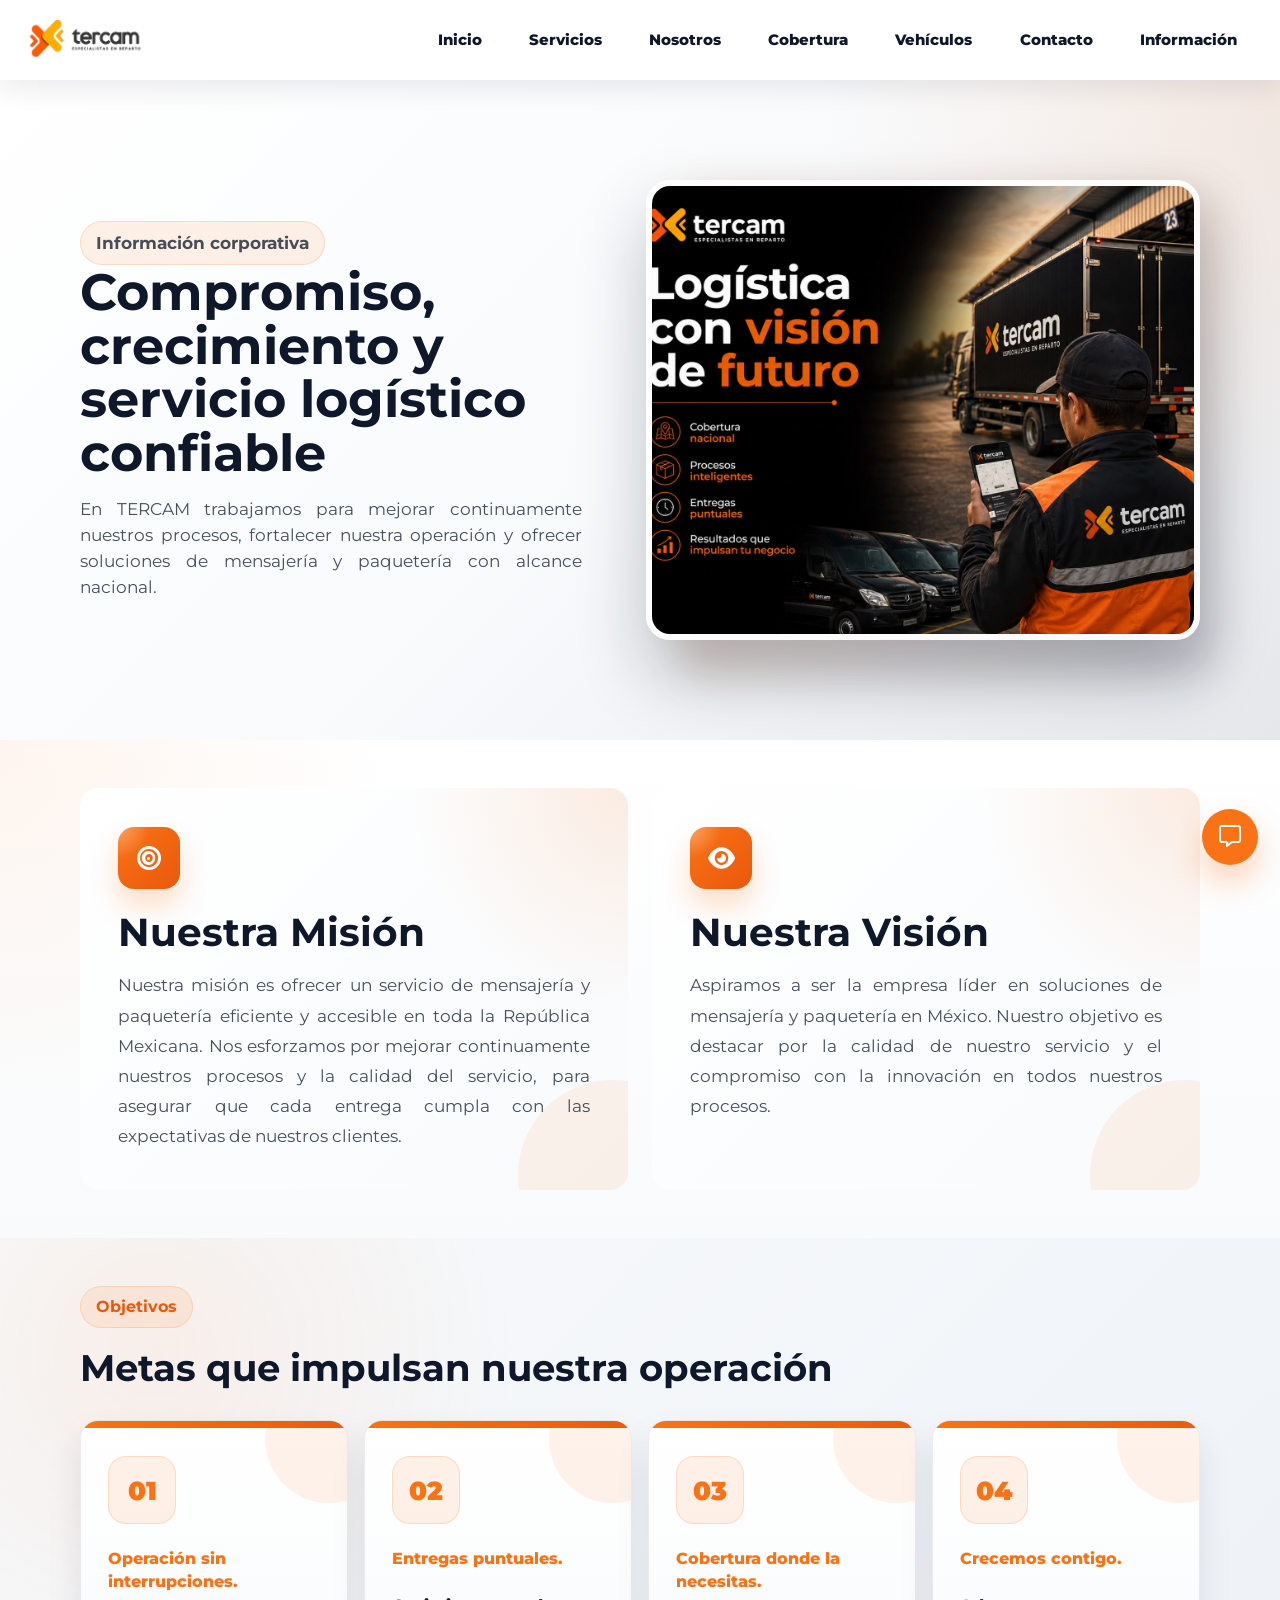
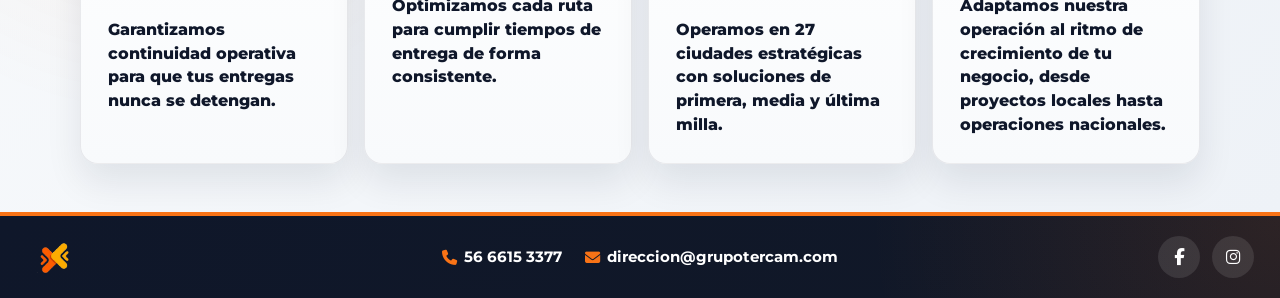
<file: informacion.html>
<!DOCTYPE html>
<html lang="es">
<head>
<meta charset="UTF-8">
<meta name="viewport" content="width=device-width, initial-scale=1.0">
<title>Información | TERCAM</title>
<link rel="preconnect" href="https://fonts.googleapis.com">
<link href="https://fonts.googleapis.com/css2?family=Montserrat:wght@400;500;600;700;800;900&display=swap" rel="stylesheet">
<link rel="preconnect" href="https://fonts.gstatic.com" crossorigin>
<link rel="stylesheet" href="https://cdnjs.cloudflare.com/ajax/libs/font-awesome/6.5.2/css/all.min.css">
<link rel="stylesheet" href="CSS.css">
</head>
<body>

<header class="site-header">
<div class="container header-layout">
  <div class="brand">
    <a href="index.html">
      <img src="imagenes/tercam2.png" alt="Logo de TERCAM" class="brand-logo">
    </a>
  </div>

  <button type="button" class="menu-toggle" id="menuToggle" aria-label="Abrir menú">
    <i class="fa-solid fa-ellipsis-vertical"></i>
  </button>

  <nav class="site-nav" id="siteNav">
    <a href="index.html#inicio">Inicio</a>
    <a href="index.html#servicios">Servicios</a>
    <a href="index.html#nosotros">Nosotros</a>
    <a href="index.html#cobertura">Cobertura</a>
    <a href="index.html#vehiculos">Vehículos</a>
    <a href="index.html#contacto">Contacto</a>
    <a href="informacion.html">Información</a>
  </nav>
</div>
</header>

<main>
<section class="info-page-hero">
  <div class="container info-page-layout">
    <div class="info-page-copy">
      <p class="hero-tag">Información corporativa</p>
      <h1>Compromiso, crecimiento y servicio logístico confiable</h1>
      <p>
        En TERCAM trabajamos para mejorar continuamente nuestros procesos,
        fortalecer nuestra operación y ofrecer soluciones de mensajería y
        paquetería con alcance nacional.
      </p>
    </div>

  <div class="info-visual info-image-wrap">
  <img src="imagenes/informacion.png" alt="Operación logística TERCAM" class="info-main-image">
</div>
  </div>
</section>

<section class="info-values section">
  <div class="container info-values-grid">
    <article class="info-value-card">
      <div class="info-card-icon"><i class="fa-solid fa-bullseye"></i></div>
      <h2>Nuestra Misión</h2>
      <p>
        Nuestra misión es ofrecer un servicio de mensajería y paquetería
        eficiente y accesible en toda la República Mexicana. Nos esforzamos
        por mejorar continuamente nuestros procesos y la calidad del servicio,
        para asegurar que cada entrega cumpla con las expectativas de nuestros
        clientes.
      </p>
    </article>

    <article class="info-value-card">
      <div class="info-card-icon"><i class="fa-solid fa-eye"></i></div>
      <h2>Nuestra Visión</h2>
      <p>
        Aspiramos a ser la empresa líder en soluciones de mensajería y
        paquetería en México. Nuestro objetivo es destacar por la calidad de
        nuestro servicio y el compromiso con la innovación en todos nuestros
        procesos.
      </p>
    </article>
  </div>
</section>

<section class="info-objectives section">
  <div class="container">
    <div class="info-section-heading">
      <p class="hero-tag">Objetivos</p>
      <h2>Metas que impulsan nuestra operación</h2>
    </div>

    <div class="objectives-grid">
      <article class="objective-card">
        <span>01</span>
        <p>Operación sin interrupciones.</p>
         <br>
<p>Garantizamos continuidad operativa para que tus entregas nunca se detengan.</p>
      </article>


      <article class="objective-card">
        <span>02</span>
         <p>Entregas puntuales.</p>
          <br>
<p>Optimizamos cada ruta para cumplir tiempos de entrega de forma consistente.</p>
      </article>

      <article class="objective-card">
        <span>03</span>
        <p>Cobertura donde la necesitas.</p>
           <br>

<p>Operamos en 27 ciudades estratégicas con soluciones de primera, media y última milla.</p>
      </article>

      <article class="objective-card">
        <span>04</span>
        <p>Crecemos contigo.</p>
        <br>

<p>Adaptamos nuestra operación al ritmo de crecimiento de tu negocio, desde proyectos locales hasta operaciones nacionales.</p>
      </article>
    </div>
  </div>
</section>
</main>

<footer class="site-footer">
  <div class="container footer-content">
    <div class="footer-brand">
      <img src="imagenes/tercam.png" alt="Logo de TERCAM" class="footer-logo">
   
    </div>

    <div class="footer-contact">
      <p><i class="fa-solid fa-phone"></i><span>56 6615 3377</span></p>
      <p><i class="fa-solid fa-envelope"></i><span>direccion@grupotercam.com</span></p>
    </div>

    <div class="socials">
      <a href="https://www.facebook.com/p/Grupo-Tercam-100090297065263" target="_blank" rel="noopener" aria-label="Facebook">
        <i class="fa-brands fa-facebook-f"></i>
      </a>
      <a href="https://www.instagram.com/grupo_tercam?igsh=ZXd4bjRieXQyMzZ4" target="_blank" rel="noopener" aria-label="Instagram">
        <i class="fa-brands fa-instagram"></i>
      </a>
    </div>
  </div>
</footer>

<a href="https://wa.me/525666153377" class="floating-contact" aria-label="Contactar por WhatsApp" target="_blank" rel="noopener noreferrer">
  <i class="fa-regular fa-message"></i>
</a>

<script src="JS.js"></script>
</body>
</html>
</file>
<file: CSS.css>
﻿
:root {
  --color1: #F97316;
  --color2: #EA580C;
  --color3: #B45309;
  --color4: #0F172A;
  --color5: #1F2937;
  --white: #FFFFFF;
  --cream: #F8FAFC;
  --warm-bg: #F3F4F6;
  --soft-orange: #FED7AA;
  --line: rgba(15, 23, 42, 0.1);
  --shadow: rgba(15, 23, 42, 0.12);
  --dark-footer: #0F172A;
}

* {
  box-sizing: border-box;
}

html {
  scroll-behavior: smooth;
}

body {
  margin: 0;
  font-family: "Montserrat", sans-serif;
  line-height: 1.5;
  background: var(--warm-bg);
  color: var(--color5);
}

.container {
  width: min(90%, 1120px);
  margin: 0 auto;
}

.section, .hero, .site-footer {
  padding: 3rem 0;
}

.title-accent {
  display: inline;
}

.accent-orange {
  color: var(--color1);
}

.accent-white {
  color: var(--white);
}


/* Header */

.site-header {
  background: var(--white);
  padding: 1rem 0;
  position: sticky;
  top: 0;
  z-index: 20;
  box-shadow: 0 10px 24px rgba(15, 23, 42, 0.08);
}

.header-layout {
  width: min(96%, 1500px);
  display: flex;
  justify-content: space-between;
  align-items: center;
  gap: 2rem;
  position: relative;
}

.brand {
  display: flex;
  align-items: center;
}

.brand-logo {
  width: 7.5rem;
  display: block;
}

.menu-toggle {
  width: 56px;
  height: 56px;
  border: none;
  border-radius: 50%;
  background: var(--color4);
  color: var(--white);
  font-size: 1.5rem;
  cursor: pointer;
  box-shadow: 0 12px 24px rgba(15, 23, 42, 0.18);
  display: none;
  align-items: center;
  justify-content: center;
  transition: transform 0.2s ease, background 0.2s ease, box-shadow 0.2s ease;
}

.menu-toggle:hover {
  transform: translateY(-2px);
  background: var(--color1);
  box-shadow: 0 14px 26px rgba(249, 115, 22, 0.22);
}

.site-nav {
  display: flex;
  align-items: center;
  justify-content: flex-end;
  gap: 0.75rem;
  margin-left: auto;
}

.site-nav a {
  display: inline-block;
  padding: 0.8rem 1.1rem;
  color: var(--color4);
  text-align: center;
  text-decoration: none;
  font-size: 0.95rem;
  font-weight: 800;
  border-radius: 8px;
  background: transparent;
  box-shadow: none;
  transition: color 0.2s ease, background 0.2s ease, transform 0.2s ease;
}

.site-nav a:hover, .site-nav a:focus, .site-nav a:active {
  color: var(--white);
  background: var(--color1);
  transform: translateY(-2px);
  box-shadow: 0 12px 22px rgba(249, 115, 22, 0.22);
}

.brands-section {
  padding: 4rem 0;
  overflow: hidden;
  background: radial-gradient(circle at top right, rgba(249, 115, 22, 0.08), transparent 28%),
    linear-gradient(180deg, #e9e7e600 0%, #F8FAFC 100%);
}

.brands-heading {
  margin-bottom: 2rem;
  text-align: center;
}

.brands-heading h2 {
  margin: 0;
  color: var(--color4);
  font-size: 3.2rem;
  line-height: 1;
}

.brands-collage {
  width: max-content;
  display: flex;
  align-items: center;
  gap: 1.2rem;
  flex-wrap: nowrap;
  animation: brandsSlide 34s linear infinite;
}

.brands-section .container {
  overflow: hidden;
  position: relative;
}

.brands-section .container::before, .brands-section .container::after {
  content: "";
  position: absolute;
  top: 0;
  width: 90px;
  height: 100%;
  z-index: 2;
  pointer-events: none;
}

.brand-bubble {
  flex: 0 0 130px;
  width: 130px;
  height: 130px;
  padding: 1rem;
  border: 1px solid var(--line);
  border-radius: 8px;
  background: var(--white);
  box-shadow: 0 16px 28px rgba(15, 23, 42, 0.08);
  cursor: pointer;
  overflow: hidden;
  transition: transform 0.25s ease, box-shadow 0.25s ease, border-color 0.25s ease;
}

.brand-bubble img {
  width: 100%;
  height: 100%;
  object-fit: contain;
  display: block;
  border-radius: 0;
}

.brand-bubble:hover {
  transform: translateY(-4px);
  border-color: var(--color1);
  box-shadow: 0 20px 38px rgba(249, 115, 22, 0.16);
}

.brands-collage:hover {
  animation-play-state: paused;
}


/* Hero */

.hero {
  background: radial-gradient(circle at top right, rgba(249, 115, 22, 0.1), transparent 32%),
    linear-gradient(135deg, #ffffffb1 0%, #F8FAFC 48%, #E5E7EB 100%);
  padding: 4.5rem 0;
  overflow: hidden;
}

.hero-content {
  width: 100%;
  max-width: 640px;
}

.hero-tag {
  display: inline-block;
  margin: 0 0 1.25rem;
  padding: 0.55rem 1rem;
  border-radius: 999px;
  background-color: rgba(249, 115, 22, 0.1);
  color: var(--color2);
  font-size: 1rem;
  font-weight: 700;
  box-shadow: inset 0 0 0 1px rgba(249, 115, 22, 0.18);
}

.hero-content h2 {
  margin: 0;
  width: 100%;
  max-width: 640px;
  font-size: 4rem;
  line-height: 1.05;
  letter-spacing: 0;
  white-space: normal;
  color: var(--color5);
}

.hero-visual {
  position: relative;
}

.hero-visual::before {
  content: "";
  position: absolute;
  inset: -24px 20px 24px -20px;
  background: linear-gradient(135deg, rgba(15, 23, 42, 0.1), rgba(249, 115, 22, 0.12));
  border-radius: 24px;
  filter: blur(8px);
}



.hero-actions {
  display: flex;
  align-items: center;
  gap: 1rem;
  margin-top: 2rem;
  flex-wrap: wrap;
}

.hero-btn {
  display: inline-flex;
  align-items: center;
  justify-content: center;
  gap: 0.65rem;
  min-width: 150px;
  padding: 0.95rem 1.35rem;
  border-radius: 999px;
  text-decoration: none;
  font-weight: 800;
  font-size: 0.98rem;
  transition: transform 0.2s ease, box-shadow 0.2s ease, background 0.2s ease;
}

.hero-btn-primary {
  background: var(--color1);
  color: var(--white);
  box-shadow: 0 14px 26px rgba(249, 115, 22, 0.22);
}

.hero-btn-secondary {
  background: var(--color4);
  color: var(--white);
  box-shadow: 0 14px 26px rgba(15, 23, 42, 0.16);
}

.hero-btn:hover {
  transform: translateY(-2px);
}

.hero-btn-primary:hover {
  background: var(--color2);
}

.hero-btn-secondary:hover {
  background: #25D366;
  box-shadow: 0 14px 26px rgba(37, 211, 102, 0.22);
}

.hero-subtitle {
  max-width: 620px;
  margin: 1.2rem 0 0;
  color: rgba(31, 41, 55, 0.72);
  font-size: 1.15rem;
  line-height: 1.6;
}

.hero-layout {
  display: grid;
  grid-template-columns: 0.85fr 1.15fr;
  gap: 3rem;
  align-items: center;
}

.hero-image-wrap {
  position: relative;
  min-height: 500px;
  display: flex;
  align-items: center;
  justify-content: center;
}

.hero-image-wrap::before {
  content: "";
  position: absolute;
  inset: 2rem -1rem -1rem 2rem;
  border-radius: 28px;
  background: linear-gradient(135deg, rgba(249, 115, 22, 0.18), rgba(15, 23, 42, 0.16));
  filter: blur(18px);
}

.hero-main-image {
  position: relative;
  z-index: 1;
  width: min(100%, 760px);
  height: 460px;
  display: block;
  object-fit: cover;
  object-position: center;
  border-radius: 24px;
  border: 6px solid rgba(255, 255, 255, 0.92);
  box-shadow: 0 34px 70px rgba(15, 23, 42, 0.24);
}

.hero-main-image:hover {
  transform: translateY(-4px);
  transition: transform 0.25s ease;
}


/* Servicios */

#servicios {
  background: var(--white);
}

#servicios h2, .coverage-copy h2, .contact-section h2 {
  margin-top: 0;
  font-size: 2.2rem;
}

#servicios h2 {
  margin-bottom: 2.8rem;
  color: var(--color4);
}

.grid {
  display: grid;
  grid-template-columns: repeat(3, minmax(0, 1fr));
  gap: 1.5rem;
}

.card {
  position: relative;
  padding: 1.8rem 1.6rem;
  border-radius: 8px;
  background: var(--white);
  color: var(--color5);
  box-shadow: 0 16px 30px rgba(15, 23, 42, 0.08);
  border: 1px solid var(--line);
  overflow: hidden;
  transition: transform 0.25s ease, box-shadow 0.25s ease;
}

.card::before {
  content: "";
  position: absolute;
  top: -70px;
  right: -70px;
  width: 170px;
  height: 170px;
  border-radius: 50%;
  background: rgba(249, 115, 22, 0.08);
}

.card::after {
  content: "";
  position: absolute;
  inset: 10px;
 
  pointer-events: none;

}

.card:hover {
  transform: translateY(-6px);
  box-shadow: 0 22px 36px rgba(15, 23, 42, 0.12);
}

.card-icon {
  width: 58px;
  height: 58px;
  display: inline-flex;
  align-items: center;
  justify-content: center;
  margin-bottom: 1.1rem;
  border-radius: 8px;
  background: var(--color1);
  color: var(--white);
  box-shadow: 0 12px 20px rgba(249, 115, 22, 0.2);
  position: relative;
  z-index: 1;
}

.card-icon i {
  font-size: 1.75rem;
}

.card h3 {
  position: relative;
  margin: 0 0 1rem;
  color: var(--color2);
  font-size: 1.7rem;
  line-height: 1.1;
  z-index: 1;
}

.card p, .about-copy p, .coverage-copy p, .vehicle-text p {
  font-size: 1.05rem;
}

.card p {
  position: relative;
  margin: 0;
  line-height: 1.6;
  color: rgba(31, 41, 55, 0.82);
  z-index: 1;
}

.services-intro {
  position: relative;
  max-width: 980px;
  margin: 1.6rem 0 2.2rem;
  padding: 1.15rem 1.35rem 1.15rem 1.6rem;
  border-left: 5px solid var(--color1);
  border-radius: 0 14px 14px 0;
  background:var(--color1);
  color: rgba(255, 255, 255, 0.92);
  font-size: 1.12rem;
  font-weight: 500;
  line-height: 1.75;
  box-shadow: inset 0 0 0 1px rgba(0, 0, 0, 0.16);
}




/* Nosotros */

.about-section {
  background: radial-gradient(circle at 12% 20%, rgba(249, 115, 22, 0.08), transparent 30%),
    linear-gradient(135deg, #F8FAFC 0%, #EEF2F7 100%);
}

.about-layout {
  display: grid;
  grid-template-columns: 1.1fr 0.9fr;
  gap: 2rem;
  align-items: center;
}

.about-copy {
  padding: 2rem 0;
}

.about-copy h2 {
  margin: 0 0 1rem;
  color: var(--color4);
  font-size: 4rem;
  line-height: 1;
  letter-spacing: 0;
}

.about-copy p {
  margin: 0;
  max-width: 720px;
  color: rgba(31, 41, 55, 0.86);
}

.about-stats {
  display: grid;
  grid-template-columns: repeat(3, 1fr);
  gap: 1rem;
  margin-top: 2rem;
}

.about-stats div {
  padding: 1.1rem;
  border-radius: 8px;
  background: rgba(255, 255, 255, 0.86);
  box-shadow: inset 0 0 0 1px var(--line);
}

.about-stats strong {
  display: block;
  color: var(--color2);
  font-size: 2rem;
  line-height: 1;
}

.about-stats span {
  display: block;
  margin-top: 0.45rem;
  color: var(--color5);
  font-weight: 700;
  font-size: 0.95rem;
}

.about-card {
  position: relative;
  padding: 2rem;
  border-radius: 8px;
  background: var(--white);
  box-shadow: 0 16px 30px rgba(15, 23, 42, 0.08);
  border: 1px solid var(--line);
}

.about-card h3 {
  margin: 0 0 1rem;
  color: var(--color4);
  font-size: 1.8rem;
}

.about-card ul {
  margin: 0;
  padding-left: 1.2rem;
}

.about-card li {
  margin-bottom: 0.8rem;
  color: var(--color5);
  font-size: 1rem;
  font-weight: 600;
}

.about-layout-featured {
  grid-template-columns: 1fr 0.85fr;
  gap: 3rem;
}

.about-tag {
  display: inline-block;
  margin: 0 0 1rem;
  padding: 0.45rem 0.85rem;
  border-radius: 999px;
  background: rgba(249, 115, 22, 0.1);
  color: var(--color2);
  font-size: 0.85rem;
  font-weight: 900;
  text-transform: uppercase;
}

.about-feature-card {
  position: relative;
  min-height: 480px;
  border-radius: 16px;
  overflow: hidden;
  background: radial-gradient(circle at top left, rgba(249, 115, 22, 0.18), transparent 34%),
    linear-gradient(135deg, #0F172A 0%, #1E293B 100%);
  box-shadow: 0 28px 52px rgba(15, 23, 42, 0.18);
  border: 1px solid rgba(255, 255, 255, 0.12);
}

.about-feature-card::before {
  content: "";
  position: absolute;
  inset: 1rem;
  border-radius: 12px;
  border: 1px solid rgba(255, 255, 255, 0.08);
  pointer-events: none;
}

.about-feature-image {
  position: absolute;
  top: 2rem;
  left: 50%;
  width: 74%;
  height: 230px;
  transform: translateX(-50%);
  display: grid;
  place-items: center;
}

.about-feature-image img {
  width: min(130%, 500px);
  height: auto;
  object-fit: contain;
  filter: drop-shadow(0 20px 28px rgba(0, 0, 0, 0.3));
}

.about-feature-copy {
  position: absolute;
  left: 2rem;
  right: 2rem;
  bottom: 2rem;
  color: var(--white);
}

.about-feature-copy span {
  display: inline-block;
  margin-bottom: 0.8rem;
  color: var(--color1);
  font-size: 0.85rem;
  font-weight: 900;
  letter-spacing: 0.08em;
  text-transform: uppercase;
}

.about-feature-copy h3 {
  margin: 0 0 0.8rem;
  font-size: 2rem;
  line-height: 1.08;
}

.about-feature-copy p {
  margin: 0;
  color: rgba(255, 255, 255, 0.76);
  font-size: 1rem;
  line-height: 1.6;
}

.about-showcase-card {
  position: relative;
  padding: 0.85rem;
  border-radius: 22px;
  background: radial-gradient(circle at top right, rgba(249, 115, 22, 0.22), transparent 32%),
    linear-gradient(145deg, #0F172A 0%, #1E293B 100%);
  box-shadow: 0 28px 60px rgba(15, 23, 42, 0.22);
  border: 1px solid rgba(255, 255, 255, 0.12);
  overflow: hidden;
}

.about-showcase-image {
  overflow: hidden;
  border-radius: 16px;
  background: #0F172A;
}

.about-showcase-image img {
  width: 100%;
  height: 360px;
  display: block;
  object-fit: cover;
  object-position: center;
  border-radius: 16px;
}

.about-showcase-copy {
  padding: 1.35rem 1.2rem 0.9rem;
  color: var(--white);
}

.about-showcase-copy p {
  margin: 0 0 0.45rem;
  color: var(--color1);
  font-size: 0.82rem;
  font-weight: 900;
  text-transform: uppercase;
  letter-spacing: 0.08em;
}

.about-showcase-copy h3 {
  margin: 0 0 0.7rem;
  color: var(--white);
  font-size: 2rem;
  line-height: 1.08;
}

.about-showcase-copy span {
  display: block;
  color: rgba(255, 255, 255, 0.78);
  font-size: 1rem;
  line-height: 1.65;
}


/* Equipo */

.equipo-section {
  background:
    radial-gradient(circle at top left, rgba(255, 255, 255, 0.42), transparent 30%),
    linear-gradient(135deg, #FFE2C4 0%, #F97316 100%);
}

.equipo-layout {
  display: grid;
  grid-template-columns: 1fr;
  align-items: stretch;
}

.equipo-card {
  position: relative;
  overflow: hidden;
  padding: 2.6rem;
  border-radius: 18px;
  background:
    radial-gradient(circle at top right, rgba(249, 115, 22, 0.12), transparent 32%),
    linear-gradient(135deg, #FFFFFF 0%, #F8FAFC 100%);
  border: 1px solid rgba(15, 23, 42, 0.08);
  box-shadow: 0 28px 58px rgba(15, 23, 42, 0.16);
}

.equipo-card::before {
  content: "";
  position: absolute;
  top: -110px;
  right: -110px;
  width: 260px;
  height: 260px;
  border-radius: 50%;
  background: rgba(249, 115, 22, 0.1);
}

.equipo-card::after {
  content: "";
  position: absolute;
  left: 0;
  top: 0;
  width: 7px;
  height: 100%;
  
}

.equipo-card-wide {
  max-width: 1160px;
  margin: 0 auto;
}

.equipo-copy {
  position: relative;
  z-index: 1;
  max-width: 820px;
  margin-bottom: 2rem;
}

.equipo-tag {
  display: inline-block;
  margin: 0 0 1rem;
  padding: 0.45rem 0.8rem;
  border-radius: 999px;
  background: rgba(249, 115, 22, 0.1);
  color: var(--color2);
  font-size: 0.85rem;
  font-weight: 900;
  text-transform: uppercase;
}

.equipo-card .equipo-tag {
  display: inline-flex;
  margin: 0 0 1.4rem 0;
}


.equipo-card h3 {
  position: relative;
  margin: 0 0 1rem;
  color: var(--color4);
  font-size: 2.7rem;
  line-height: 1.05;
}

.equipo-card p {
  position: relative;
  margin: 0;
  color: rgba(31, 41, 55, 0.84);
  font-size: 1.05rem;
  line-height: 1.75;
  font-weight: 650;
}

.equipo-metrics {
  position: relative;
  z-index: 1;
  display: grid;
  grid-template-columns: repeat(2, minmax(0, 1fr));
  gap: 1rem;
  margin-top: 1.8rem;
}

.equipo-indicator {
  position: relative;
  min-height: 132px;
  padding: 1.2rem 1.2rem 1.2rem 5.1rem;
  border-radius: 16px;
  background: rgba(255, 255, 255, 0.82);
  border: 1px solid rgba(15, 23, 42, 0.08);
  box-shadow: 0 16px 34px rgba(15, 23, 42, 0.08);
  transition: transform 0.22s ease, box-shadow 0.22s ease, border-color 0.22s ease;
}

.equipo-indicator i {
  position: absolute;
  left: 1.2rem;
  top: 1.2rem;
  width: 48px;
  height: 48px;
  display: inline-flex;
  align-items: center;
  justify-content: center;
  border-radius: 14px;
  background:
    radial-gradient(circle at top left, rgba(255, 255, 255, 0.35), transparent 36%),
    linear-gradient(135deg, var(--color1), var(--color2));
  color: var(--white);
  font-size: 1.25rem;
  box-shadow: 0 14px 26px rgba(249, 115, 22, 0.24);
}

.equipo-indicator strong {
  display: block;
  color: var(--color1);
  font-size: 1.65rem;
  line-height: 1.05;
}

.equipo-indicator span {
  display: block;
  margin-top: 0.4rem;
  color: var(--color4);
  font-size: 0.92rem;
  font-weight: 800;
  line-height: 1.35;
}

.equipo-indicator:hover {
  transform: translateY(-5px);
  border-color: rgba(249, 115, 22, 0.28);
  box-shadow: 0 24px 46px rgba(15, 23, 42, 0.14);
}
/* Cobertura */

.coverage {
  background: var(--white);
  position: relative;
  overflow: hidden;
}

.coverage-layout {
  display: grid;
  grid-template-columns: 1fr 1.2fr;
  gap: 3rem;
  align-items: center;
}

.coverage-copy {
  order: 1;
  position: relative;
  padding: 2rem;
  border-radius: 14px;
  background: radial-gradient(circle at top right, rgba(255, 255, 255, 0.18), transparent 34%),
    linear-gradient(135deg, rgba(15, 23, 42, 0.94), rgba(30, 41, 59, 0.92));
  color: var(--white);
  box-shadow: 0 24px 46px rgba(15, 23, 42, 0.22);
  border: 1px solid rgba(255, 255, 255, 0.14);
}

.coverage-map {
  order: 2;
  position: relative;
  padding: 0.75rem;
  border-radius: 18px;
  background: linear-gradient(135deg, rgb(239, 138, 6), rgb(234, 149, 3));
  box-shadow: 0 28px 54px rgba(15, 23, 42, 0.2);
}

.map-zoom {
  position: relative;
  width: 100%;
  height: 430px;
  border: 1px solid rgba(15, 23, 42, 0.1);
  border-radius: 12px;
  box-shadow: none;
  overflow: hidden;
  background-color: var(--white);
  cursor: grab;
}

.map-zoom:active {
  cursor: grabbing;
}

.map-zoom img {
  width: 100%;
  height: 100%;
  object-fit: contain;
  display: block;
  transform: translate(0px, 0px) scale(1);
  transition: transform 0.15s ease;
  user-select: none;
  pointer-events: none;
}

.map-controls {
  position: absolute;
  right: 1.4rem;
  bottom: 1.4rem;
  display: flex;
  gap: 0.5rem;
  z-index: 2;
}

.map-controls button, .gallery-btn, .social-icons a {
  display: inline-flex;
  align-items: center;
  justify-content: center;
}

.map-controls button {
  width: 52px;
  height: 52px;
  border: none;
  border-radius: 50%;
  background: var(--color4);
  color: var(--white);
  cursor: pointer;
  box-shadow: 0 10px 22px rgba(15, 23, 42, 0.14);
}

.map-controls button:hover {
  background: var(--color1);
  box-shadow: 0 14px 26px rgba(249, 115, 22, 0.22);
}

.map-controls i {
  font-size: 1.35rem;
}

.coverage-copy h2 {
  color: var(--white);
  margin-bottom: 1rem;
  font-size: 2.6rem;
  line-height: 1.05;
}

.coverage-copy p {
  color: rgba(255, 255, 255, 0.82);
  margin: 0;
  font-size: 1.05rem;
  line-height: 1.7;
}

.coverage-copy::before {
  content: "Cobertura";
  display: inline-block;
  margin-bottom: 0.9rem;
  padding: 0.42rem 0.75rem;
  border-radius: 999px;
  background: rgba(249, 115, 22, 0.16);
  color: var(--color1);
  font-size: 0.8rem;
  font-weight: 900;
  text-transform: uppercase;
  letter-spacing: 0.08em;
}

.coverage-map::before {
  content: "";
  position: absolute;
  inset: -1px;
  border-radius: 18px;
  padding: 1px;
  background: linear-gradient(135deg, rgba(255, 255, 255, 0.8), rgba(249, 115, 22, 0.65));
  pointer-events: none;
}


/* Vehiculos */

.vehicles-section {
  background: radial-gradient(circle at 12% 20%, rgba(249, 115, 22, 0.08), transparent 30%),
    linear-gradient(135deg, #F8FAFC 0%, #EEF2F7 100%);
}

.vehicles-heading {
  text-align: center;
  margin-bottom: 2rem;
}

.vehicles-tag {
  display: inline-block;
  margin: 0 0 0.8rem;
  padding: 0.55rem 1rem;
  border-radius: 999px;
  background-color: rgba(249, 115, 22, 0.1);
  color: var(--color2);
  font-size: 1rem;
  font-weight: 800;
  box-shadow: inset 0 0 0 1px rgba(249, 115, 22, 0.18);
}

.vehicles-heading h2 {
  margin: 0;
  color: var(--color4);
  font-size: 4rem;
  line-height: 1;
}

.vehicle-item.is-prev {
  opacity: 0.68;
  transform: translate(-165%, -50%) scale(0.82);
  z-index: 2;
  pointer-events: auto;
}

.vehicle-item.is-next {
  opacity: 0.68;
  transform: translate(65%, -50%) scale(0.82);
  z-index: 2;
  pointer-events: auto;
}

.gallery-btn i {
  font-size: 1.7rem;
}

.vehicle-gallery {
  display: grid;
  grid-template-columns: 60px 1fr 60px;
  gap: 1.4rem;
  align-items: center;
  position: relative;
  max-width: 1220px;
  margin: 0 auto;
}

.vehicle-stage {
  position: relative;
  min-height: 460px;
  overflow: visible;
}

.vehicle-item {
  position: absolute;
  top: 50%;
  left: 50%;
  width: min(28%, 300px);
  opacity: 0;
  transform: translate(-50%, -50%) scale(0.72);
  transition: transform 0.35s ease, opacity 0.35s ease, filter 0.35s ease;
  filter: saturate(0.75);
  pointer-events: none;
  border-radius: 18px;
}

.vehicle-item::before {
  content: "";
  position: absolute;
  inset: -10px;
  border-radius: 22px;
  background: linear-gradient(135deg, rgba(255, 255, 255, 0.85), rgba(249, 115, 22, 0.18));
  box-shadow: 0 24px 50px rgba(15, 23, 42, 0.12);
  opacity: 0;
  transition: opacity 0.3s ease;
  z-index: -1;
}

.vehicle-item.is-active::before {
  opacity: 1;
}

.vehicle-item.is-active {
  width: min(44%, 460px);
  opacity: 1;
  transform: translate(-50%, -50%) scale(1);
  filter: saturate(1);
  z-index: 3;
  pointer-events: auto;
}

.vehicle-item.is-prev, .vehicle-item.is-next {
  opacity: 0.54;
  filter: grayscale(0.2) saturate(0.72);
}

.gallery-btn {
  width: 62px;
  height: 62px;
  border: none;
  border-radius: 50%;
  background: radial-gradient(circle at top left, rgba(255, 255, 255, 0.16), transparent 34%),
    var(--color4);
  color: var(--white);
  cursor: pointer;
  box-shadow: 0 18px 34px rgba(15, 23, 42, 0.18);
  transition: transform 0.2s ease, background 0.2s ease, box-shadow 0.2s ease;
}

.gallery-btn:hover {
  transform: translateY(-2px);
  background: var(--color1);
  box-shadow: 0 20px 40px rgba(249, 115, 22, 0.28);
}

.vehicle-text {
  max-width: 860px;
  margin: 0 auto;
  text-align: center;
  color: var(--color5);
  padding: 1.6rem 2rem;
  border: 1px solid rgba(15, 23, 42, 0.08);
  border-radius: 18px;
  background: radial-gradient(circle at top right, rgba(249, 115, 22, 0.12), transparent 34%),
    linear-gradient(135deg, #FFFFFF 0%, #F8FAFC 100%);
  box-shadow: 0 24px 48px rgba(15, 23, 42, 0.11);
  position: relative;
  overflow: hidden;
}

.vehicle-text::before {
  content: "";
  position: absolute;
  inset: 0 auto 0 0;
  width: 7px;
  background: linear-gradient(180deg, var(--color1), var(--color2));
}

.vehicle-text::after {
  content: "";
  position: absolute;
  right: -70px;
  bottom: -70px;
  width: 180px;
  height: 180px;
  border-radius: 50%;
  background: rgba(249, 115, 22, 0.08);
}

.vehicle-kicker, .vehicle-text h3, .vehicle-text p {
  position: relative;
  z-index: 1;
}

.vehicle-kicker {
  display: inline-block;
  margin-bottom: 0.45rem;
  color: var(--color1);
  font-size: 0.82rem;
  font-weight: 900;
  text-transform: uppercase;
  letter-spacing: 0.08em;
  padding: 0.35rem 0.7rem;
  border-radius: 999px;
  background: rgba(249, 115, 22, 0.1);
  box-shadow: inset 0 0 0 1px rgba(249, 115, 22, 0.16);
}

.vehicle-text h3 {
  margin: 0 0 0.65rem;
  font-size: 1.9rem;
  line-height: 1.15;
  color: var(--color4);
}

.vehicle-text p {
  margin: 0 auto;
  color: rgba(31, 41, 55, 0.78);
  max-width: 620px;
  font-size: 1.06rem;
  line-height: 1.6;
}

.vehicle-item img {
  width: 100%;
  height: 300px;
  object-fit: contain;
  display: block;
  border-radius: 18px;
  border: 1px solid rgba(15, 23, 42, 0.12);
  box-shadow: 0 22px 44px rgba(15, 23, 42, 0.16);
  background-color: var(--white);
  background: radial-gradient(circle at center, #ffffff 0%, #f8fafc 70%);
  object-position: center;
  padding: 0.7rem;
}

.vehicle-item.is-active img {
  height: 330px;
  border: 4px solid rgba(255, 255, 255, 0.95);
  box-shadow: 0 30px 60px rgba(15, 23, 42, 0.2);
  object-fit: contain;
  object-position: center;
  padding: 0.85rem;
}

.vehicle-item.is-prev img, .vehicle-item.is-next img {
  height: 270px;
  object-fit: contain;
  object-position: center;
  padding: 0.65rem;
}


/* Contacto */

#contacto {
  --contact-image: url("imagenes/formulario.png");
  position: relative;
  overflow: hidden;
  padding: 0;
  background: #F8FAFC;
  box-shadow: none;
}

#contacto::before {
  content: "";
  position: absolute;
  inset: 0 0 26%;
  background:
    linear-gradient(90deg, rgba(15, 23, 42, 0.98) 0%, rgba(15, 23, 42, 0.9) 33%, rgba(15, 23, 42, 0.36) 62%, rgba(15, 23, 42, 0.04) 100%),
    var(--contact-image) center / cover no-repeat;
}

#contacto::after {
  content: "";
  position: absolute;
  inset: auto 0 0;
  height: 34%;
  background: linear-gradient(180deg, #FFFFFF 0%, #F8FAFC 100%);
}

.contact-section {
  max-width: 1120px;
}

.contact-landing {
  position: relative;
  z-index: 1;
  min-height: 650px;
  padding: 4.4rem 0 2rem;
  display: grid;
  grid-template-columns: minmax(0, 1.08fr) minmax(360px, 0.82fr);
  grid-template-areas:
    "copy form"
    "stats form"
    "benefits form"
    "note form";
  gap: 1.35rem 2rem;
  align-items: start;
}

.contact-hero-copy {
  grid-area: copy;
  max-width: 560px;
  color: var(--white);
}

.contact-kicker {
  position: relative;
  margin: 0 0 1.4rem;
  color: var(--color1);
  font-size: 0.92rem;
  font-weight: 900;
  letter-spacing: 0.22em;
  text-transform: uppercase;
}

.contact-kicker::after {
  content: "";
  display: block;
  width: 46px;
  height: 3px;
  margin-top: 0.7rem;
  border-radius: 999px;
  background: var(--color1);
}

.contact-hero-copy h2 {
  margin: 0 0 1rem;
  color: var(--white);
  font-size: clamp(2.3rem, 5vw, 4.3rem);
  line-height: 0.98;
  letter-spacing: 0;
}

.contact-hero-copy h2 span {
  display: block;
  color: var(--color1);
}

.contact-hero-copy p {
  margin: 0;
  max-width: 500px;
  color: rgba(255, 255, 255, 0.82);
  font-size: 1.1rem;
  line-height: 1.55;
  font-weight: 500;
}

.contact-stats-panel {
  grid-area: stats;
  display: grid;
  grid-template-columns: repeat(4, 1fr);
  gap: 0;
  margin-top: 1rem;
  padding: 1.35rem 1.2rem;
  border-radius: 14px;
  background: rgba(15, 23, 42, 0.96);
  box-shadow: 0 24px 50px rgba(15, 23, 42, 0.24);
  border: 1px solid rgba(255, 255, 255, 0.1);
}

.contact-stat {
  min-height: 134px;
  padding: 0.25rem 1rem;
  text-align: center;
  color: var(--white);
  border-right: 1px solid rgba(255, 255, 255, 0.22);
}

.contact-stat:last-child {
  border-right: 0;
}

.contact-stat i {
  width: 54px;
  height: 54px;
  margin: 0 auto 0.75rem;
  display: inline-flex;
  align-items: center;
  justify-content: center;
  border-radius: 50%;
  background: linear-gradient(135deg, var(--color1), var(--color2));
  color: var(--white);
  font-size: 1.35rem;
  box-shadow: 0 14px 26px rgba(249, 115, 22, 0.28);
}

.contact-stat strong {
  display: block;
  color: var(--color1);
  font-size: 1.65rem;
  line-height: 1;
  font-weight: 900;
}

.contact-stat span {
  display: block;
  margin-top: 0.35rem;
  color: rgba(255, 255, 255, 0.78);
  font-size: 0.78rem;
  font-weight: 700;
  line-height: 1.25;
  text-transform: lowercase;
}

.contact-stat span::first-line {
  color: var(--color1);
  font-weight: 900;
  text-transform: uppercase;
}

.contact-benefits {
  grid-area: benefits;
  display: grid;
  grid-template-columns: 1fr 1fr;
  gap: 0;
  padding: 0.95rem 1.15rem;
  border-radius: 12px;
  background: linear-gradient(135deg, var(--color1), var(--color2));
  color: var(--white);
  box-shadow: 0 18px 36px rgba(249, 115, 22, 0.2);
}

.contact-benefits div {
  display: flex;
  align-items: center;
  gap: 0.9rem;
  padding: 0 1rem;
}

.contact-benefits div:first-child {
  border-right: 1px solid rgba(255, 255, 255, 0.32);
}

.contact-benefits i {
  font-size: 2rem;
  flex: 0 0 auto;
}

.contact-benefits p,
.contact-note {
  margin: 0;
}

.contact-benefits strong,
.contact-benefits span {
  display: block;
}

.contact-benefits strong {
  font-size: 0.95rem;
  line-height: 1.2;
}

.contact-benefits span {
  margin-top: 0.2rem;
  font-size: 0.8rem;
  color: rgba(255, 255, 255, 0.86);
}

.contact-note {
  grid-area: note;
  grid-column: 1 / -1;
  width: 100%;
  max-width: none;
  display: flex;
  align-items: center;
  justify-content: center;
  gap: 0.55rem;
  color: var(--color5);
  font-size: 0.95rem;
  font-weight: 650;
  text-align: center;
}

.contact-note i {
  color: var(--color1);
}

.contact-panel {
  grid-area: form;
  position: relative;
  overflow: hidden;
  align-self: center;
  padding: 1.65rem;
  border-radius: 18px;
  background: rgba(255, 255, 255, 0.96);
  border: 1px solid rgba(15, 23, 42, 0.08);
  box-shadow: 0 28px 60px rgba(15, 23, 42, 0.18);
}

.contact-heading {
  display: flex;
  align-items: center;
  gap: 1rem;
  margin-bottom: 1.2rem;
  color: var(--color4);
  text-align: left;
}

.contact-heading-icon {
  width: 56px;
  height: 56px;
  flex: 0 0 56px;
  display: inline-flex;
  align-items: center;
  justify-content: center;
  border-radius: 14px;
  background: linear-gradient(135deg, var(--color1), var(--color2));
  color: var(--white);
  font-size: 1.45rem;
  box-shadow: 0 16px 28px rgba(249, 115, 22, 0.24);
}

.contact-heading h2 {
  margin: 0;
  color: var(--color4);
  font-size: 1.55rem;
  line-height: 1.1;
}

.contact-heading p {
  margin: 0.3rem 0 0;
  color: rgba(31, 41, 55, 0.72);
  font-size: 0.88rem;
  line-height: 1.35;
  font-weight: 600;
}

.contact-form {
  display: grid;
  gap: 0.75rem;
  width: 100%;
}

.form-row {
  display: grid;
  grid-template-columns: 1fr 1fr;
  gap: 0.75rem;
}

.form-group {
  position: relative;
  display: grid;
  gap: 0.35rem;
}

.form-group label {
  position: absolute;
  width: 1px;
  height: 1px;
  overflow: hidden;
  clip: rect(0, 0, 0, 0);
}

.form-field-icon i {
  position: absolute;
  left: 0.9rem;
  top: 50%;
  transform: translateY(-50%);
  color: rgba(31, 41, 55, 0.42);
  font-size: 0.95rem;
  z-index: 1;
}

.form-field-icon textarea + i,
.form-group textarea ~ i {
  top: 1.1rem;
  transform: none;
}

.contact-form input,
.contact-form textarea {
  width: 100%;
  min-height: 46px;
  padding: 0.78rem 0.95rem 0.78rem 2.45rem;
  border: 1px solid rgba(15, 23, 42, 0.1);
  border-radius: 8px;
  font: inherit;
  font-size: 0.9rem;
  background: #FFFFFF;
  color: var(--color5);
  outline: none;
  box-shadow: inset 0 1px 2px rgba(15, 23, 42, 0.04);
  transition: border-color 0.2s ease, box-shadow 0.2s ease;
}

.contact-form textarea {
  min-height: 82px;
  resize: vertical;
}

.contact-form input:focus,
.contact-form textarea:focus {
  border-color: rgba(249, 115, 22, 0.55);
  box-shadow: 0 0 0 4px rgba(249, 115, 22, 0.12);
}

.privacy-check {
  display: flex;
  align-items: flex-start;
  gap: 0.5rem;
  color: rgba(31, 41, 55, 0.72);
  font-size: 0.78rem;
  font-weight: 700;
}

.privacy-check input {
  width: auto;
  min-height: auto;
  margin-top: 0.15rem;
  accent-color: var(--color1);
}

.contact-form button {
  width: 100%;
  min-height: 50px;
  display: inline-flex;
  align-items: center;
  justify-content: center;
  padding: 0.95rem 1.4rem;
  border: none;
  border-radius: 9px;
  font: inherit;
  font-size: 0.92rem;
  font-weight: 900;
  text-transform: uppercase;
  color: var(--white);
  background: linear-gradient(135deg, var(--color1), var(--color2));
  cursor: pointer;
  box-shadow: 0 16px 28px rgba(249, 115, 22, 0.24);
  transition: transform 0.2s ease, box-shadow 0.2s ease, filter 0.2s ease;
}

.contact-form button:hover {
  transform: translateY(-2px);
  box-shadow: 0 20px 34px rgba(249, 115, 22, 0.3);
  filter: brightness(1.03);
}

#formMessage {
  margin: 0;
  color: var(--color4);
  font-size: 0.9rem;
  font-weight: 800;
}
/* Footer */

.site-footer {
  position: relative;
  background: radial-gradient(circle at top right, rgba(249, 115, 22, 0.12), transparent 32%),
    linear-gradient(135deg, #0F172A 0%, #111827 100%);
  padding: 1.25rem 0;
  color: var(--white);
  border-top: 4px solid var(--color1);
}

.footer-content {
  display: grid;
  grid-template-columns: 1fr auto 1fr;
  align-items: center;
  gap: 2rem;
}

.footer-brand {
  justify-self: start;
  display: flex;
  align-items: center;
  gap: 1rem;
}

.footer-logo {
  width: 58px;
  margin: 0;
  display: block;
}

.footer-brand p {
  margin: 0;
  color: rgba(255, 255, 255, 0.88);
  font-size: 0.92rem;
  font-weight: 700;
}

.footer-contact {
  justify-self: center;
  display: flex;
  gap: 1.4rem;
  text-align: center;
  align-items: center;
  justify-content: center;
  flex-wrap: wrap;
}

.footer-contact p {
  margin: 0;
  display: inline-flex;
  align-items: center;
  justify-content: center;
  gap: 0.45rem;
  color: var(--white);
  font-size: 0.95rem;
  font-weight: 700;
}

.footer-contact i {
  color: var(--color1);
}

.socials {
  justify-self: end;
  display: flex;
  align-items: center;
  gap: 0.75rem;
  justify-content: flex-end;
}

.socials a {
  width: 42px;
  height: 42px;
  display: inline-flex;
  align-items: center;
  justify-content: center;
  border-radius: 50%;
  background: rgba(255, 255, 255, 0.1);
  color: var(--white);
  text-decoration: none;
  font-size: 1.05rem;
  line-height: 1;
  transition: transform 0.2s ease, background 0.2s ease, box-shadow 0.2s ease;
}

.socials a i {
  line-height: 1;
  display: block;
}

.socials a:hover {
  transform: translateY(-2px);
  background: var(--color1);
  box-shadow: 0 12px 24px rgba(249, 115, 22, 0.24);
}

.site-footer .footer-content {
  width: min(96%, 1500px);
  display: grid;
  grid-template-columns: 1fr auto 1fr;
  align-items: center;
  gap: 2rem;
}

.site-footer .footer-brand, .site-footer .footer-content > div:first-child {
  justify-self: start;
  margin-left: 0;
  display: flex;
  align-items: center;
  gap: 1rem;
  text-align: left;
}

.site-footer .footer-brand p, .site-footer .footer-content > div:first-child p {
  margin: 0;
  text-align: left;
}

.site-footer .footer-contact {
  justify-self: center;
  text-align: center;
}

.site-footer .socials, .site-footer .social-icons {
  justify-self: end;
  display: flex;
  align-items: center;
  justify-content: flex-end;
  gap: 0.75rem;
}


/* Informacion */

.info-hero {
  background: radial-gradient(circle at top right, rgba(249, 115, 22, 0.1), transparent 32%),
    linear-gradient(135deg, #FFFFFF 0%, #F8FAFC 48%, #E5E7EB 100%);
}

.info-layout {
  display: grid;
  grid-template-columns: 1.1fr 0.9fr;
  gap: 2rem;
  align-items: center;
}

.info-copy h1 {
  margin: 0 0 1rem;
  max-width: 760px;
  color: var(--color5);
  font-size: 4rem;
  line-height: 1.05;
}

.info-copy p {
  margin: 0;
  font-size: 1.08rem;
  max-width: 680px;
}

.info-card {
  padding: 2rem;
  border-radius: 8px;
  background: var(--white);
  box-shadow: 0 16px 30px rgba(15, 23, 42, 0.08);
  border: 1px solid var(--line);
}

.info-card h2, .info-section h2, .info-section-alt h2, .info-cta h2 {
  margin-top: 0;
}

.info-image-wrap {
  position: relative;
  min-height: 500px;
  display: flex;
  align-items: center;
  justify-content: center;
}

.info-image-wrap::before {
  content: "";
  position: absolute;
  inset: 2rem -1rem -1rem 2rem;
  border-radius: 28px;
  background: linear-gradient(135deg, rgba(249, 115, 22, 0.18), rgba(15, 23, 42, 0.16));
  filter: blur(18px);
}
.info-main-image {
  position: relative;
  z-index: 1;
  width: min(150%, 1000px);
  height: 460px;
  display: block;
  object-fit: cover;
  object-position: center;
  border-radius: 24px;
  border: 6px solid rgba(255, 255, 255, 0.92);
  box-shadow: 0 34px 70px rgba(15, 23, 42, 0.24);
}

.info-main-image:hover {
  transform: translateY(-4px);
  transition: transform 0.25s ease;
}


.info-section {
  background: var(--white);
}

.info-section h2 {
  color: var(--color4);
  font-size: 2.2rem;
}

.info-grid {
  display: grid;
  grid-template-columns: repeat(3, minmax(0, 1fr));
  gap: 1.5rem;
}

.info-section-alt {
  background: radial-gradient(circle at 12% 20%, rgba(249, 115, 22, 0.08), transparent 30%),
    linear-gradient(135deg, #F8FAFC 0%, #EEF2F7 100%);
}

.info-two-columns {
  display: grid;
  grid-template-columns: repeat(2, 1fr);
  gap: 2rem;
}

.info-two-columns h2 {
  color: var(--color4);
  font-size: 2.2rem;
}

.info-list {
  margin: 0;
  padding-left: 1.2rem;
}

.info-list li {
  margin-bottom: 0.8rem;
  font-weight: 700;
}

.info-cta {
  text-align: center;
  background: radial-gradient(circle at top left, rgba(249, 115, 22, 0.08), transparent 28%),
    linear-gradient(180deg, #F8FAFC 0%, #E5E7EB 100%);
}

.info-cta h2 {
  color: var(--color4);
  font-size: 2.6rem;
}

.info-cta p {
  max-width: 720px;
  margin: 0 auto 1.5rem;
  color: rgba(31, 41, 55, 0.82);
  font-size: 1.08rem;
}

.info-button {
  display: inline-block;
  padding: 0.95rem 1.4rem;
  border-radius: 999px;
  color: var(--white);
  text-decoration: none;
  font-weight: 800;
  background: var(--color1);
  box-shadow: 0 14px 26px rgba(249, 115, 22, 0.2);
}

.info-page-hero {
  padding: 5rem 0;
  background: radial-gradient(circle at top right, rgba(249, 115, 22, 0.1), transparent 32%),
    linear-gradient(135deg, #FFFFFF 0%, #F8FAFC 52%, #E5E7EB 100%);
}

.info-page-layout {
  display: grid;
  grid-template-columns: 1.1fr 0.9fr;
  gap: 3rem;
  align-items: center;
}

.info-page-copy h1 {
  margin: 0 0 1rem;
  max-width: 760px;
  color: var(--color4);
  font-size: 4rem;
  line-height: 1.05;
}

.info-page-copy p {
  max-width: 680px;
  margin: 0;
  color: rgba(31, 41, 55, 0.82);
  font-size: 1.08rem;
}

.info-highlight {
  min-height: 350px;
  padding: 2rem;
  border-radius: 8px;
  background: radial-gradient(circle at top right, rgba(249, 115, 22, 0.22), transparent 35%),
    linear-gradient(135deg, #0F172A 0%, #1E293B 100%);
  color: var(--white);
  box-shadow: 0 24px 48px rgba(15, 23, 42, 0.18);
  display: flex;
  flex-direction: column;
  justify-content: flex-end;
  position: relative;
  overflow: hidden;
  padding-right: 15rem;
}

.info-highlight span {
  color: var(--color1);
  font-weight: 900;
  letter-spacing: 0.08em;
}

.info-highlight strong {
  display: block;
  margin-top: 0.6rem;
  font-size: 2rem;
  line-height: 1.1;
}

.info-values-grid {
  display: grid;
  grid-template-columns: repeat(2, 1fr);
  gap: 1.5rem;
}

.info-value-card, .objective-card {
  padding: 2rem;
  border: 1px solid var(--line);
  border-radius: 8px;
  background: var(--white);
  box-shadow: 0 16px 30px rgba(15, 23, 42, 0.08);
}

.info-value-card h2, .info-section-heading h2 {
  margin: 0 0 1rem;
  color: var(--color4);
  font-size: 2.3rem;
  line-height: 1.1;
}

.info-objectives {
  background: radial-gradient(circle at 12% 20%, rgba(249, 115, 22, 0.08), transparent 30%),
    linear-gradient(135deg, #F8FAFC 0%, #EEF2F7 100%);
}

.info-section-heading {
  max-width: 760px;
  margin-bottom: 2rem;
}

.info-highlight-img {
  position: absolute;
  right: 0;
  bottom: 0;
  width: 230px;
  max-width: 45%;
  height: auto;
  object-fit: contain;
}

.info-values {
  background: radial-gradient(circle at top left, rgba(249, 115, 22, 0.07), transparent 28%),
    linear-gradient(180deg, #FFFFFF 0%, #F8FAFC 100%);
}

.info-value-card {
  position: relative;
  overflow: hidden;
  padding: 2.4rem;
  border-radius: 18px;
  background: radial-gradient(circle at top right, rgba(249, 115, 22, 0.12), transparent 32%),
    linear-gradient(135deg, #FFFFFF 0%, #F8FAFC 100%);
  border: none;
  box-shadow: none;
  transition: transform 0.25s ease, box-shadow 0.25s ease;
}

.info-value-card::before {
  content: "";
  position: absolute;
  inset: 1rem;
  border-radius: 14px;
  border: none;
  pointer-events: none;
}

.info-value-card::after {
  content: "";
  position: absolute;
  right: -80px;
  bottom: -80px;
  width: 190px;
  height: 190px;
  border-radius: 50%;
  background: rgba(249, 115, 22, 0.08);
}

.info-value-card:hover {
  transform: translateY(-6px);
  box-shadow: 0 30px 58px rgba(15, 23, 42, 0.14);
}

.info-card-icon {
  width: 62px;
  height: 62px;
  margin-bottom: 1.4rem;
  border-radius: 16px;
  background: radial-gradient(circle at top left, rgba(255, 255, 255, 0.35), transparent 36%),
    linear-gradient(135deg, var(--color1), var(--color2));
  color: var(--white);
  display: inline-flex;
  align-items: center;
  justify-content: center;
  font-size: 1.5rem;
  position: relative;
  z-index: 1;
  box-shadow: 0 16px 28px rgba(249, 115, 22, 0.24);
}

.info-value-card h2 {
  position: relative;
  z-index: 1;
  margin-bottom: 1rem;
  color: var(--color4);
  font-size: 2.45rem;
}

.info-value-card p {
  margin: 0;
  color: rgba(31, 41, 55, 0.82);
  font-size: 1.08rem;
  position: relative;
  z-index: 1;
  line-height: 1.75;
}

.objectives-grid {
  display: grid;
  grid-template-columns: repeat(4, 1fr);
  gap: 1rem;
  align-items: stretch;
}

.objective-card {
  position: relative;
  overflow: hidden;
  min-height: 230px;
  padding: 2.2rem 1.7rem 1.7rem;
  border-radius: 18px;
  background: linear-gradient(180deg, #FFFFFF 0%, #F8FAFC 100%);
  border: 1px solid rgba(15, 23, 42, 0.08);
  box-shadow: 0 18px 36px rgba(15, 23, 42, 0.09);
  transition: transform 0.25s ease, box-shadow 0.25s ease;
}

.objective-card::before {
  content: "";
  position: absolute;
  inset: 0 0 auto;
  height: 7px;
  background: linear-gradient(90deg, var(--color1), var(--color2));
}

.objective-card::after {
  content: "";
  position: absolute;
  right: -46px;
  top: -46px;
  width: 128px;
  height: 128px;
  border-radius: 50%;
  background: rgba(249, 115, 22, 0.09);
}

.objective-card:hover {
  transform: translateY(-6px);
  box-shadow: 0 28px 52px rgba(15, 23, 42, 0.14);
}

.objective-card span {
  display: inline-flex;
  margin-bottom: 1.4rem;
  color: var(--color1);
  font-size: 1.65rem;
  font-weight: 900;
  position: relative;
  z-index: 1;
  align-items: center;
  justify-content: center;
  width: 68px;
  height: 68px;
  border-radius: 18px;
  background: rgba(249, 115, 22, 0.1);
  box-shadow: inset 0 0 0 1px rgba(249, 115, 22, 0.18);
}

.objective-card p {
  margin: 0;
  color: var(--color4);
  font-weight: 800;
  position: relative;
  z-index: 1;
  font-size: 1.02rem;
  line-height: 1.55;
}


/* Animaciones */

@keyframes brandsSlide {
  from {
  transform: translateX(0);
  }
  
  to {
  transform: translateX(-50%);
  }
}


/* Flotante */

.floating-contact {
  position: fixed;
  right: 1.4rem;
  bottom: 2.2rem;
  width: 56px;
  height: 56px;
  z-index: 100;
  display: inline-flex;
  align-items: center;
  justify-content: center;
  border-radius: 50%;
  background: var(--color1);
  color: var(--white);
  text-decoration: none;
  font-size: 1.35rem;
  box-shadow: 0 16px 32px rgba(249, 115, 22, 0.32);
  transition: transform 0.2s ease, background 0.2s ease, box-shadow 0.2s ease;
}

.floating-contact:hover {
  transform: translateY(-4px);
  background: var(--color2);
  box-shadow: 0 20px 38px rgba(249, 115, 22, 0.42);
}


/* Por Que Elegir TERCAM */

.why-heading {
  max-width: 100%;
  margin-bottom: 2.4rem;
  margin-left: auto;
  margin-right: auto;
  text-align: center;
}

.why-tag {
  display: inline-block;
  margin: 0 0 1rem;
  padding: 0.45rem 0.85rem;
  border-radius: 999px;
  background: rgba(249, 115, 22, 0.1);
  color: var(--color2);
  font-size: 0.85rem;
  font-weight: 900;
  text-transform: uppercase;
  margin-left: auto;
  margin-right: auto;
}

.why-heading h2 {
  margin: 0;
  color: var(--color4);
  font-size: 3.2rem;
  line-height: 1.05;
  text-align: center;
}

.why-section {
  background: radial-gradient(circle at 10% 12%, rgba(249, 115, 22, 0.12), transparent 28%),
    radial-gradient(circle at 88% 28%, rgba(15, 23, 42, 0.08), transparent 30%),
    linear-gradient(135deg, #FFFFFF 0%, #F8FAFC 48%, #EEF2F7 100%);
  position: relative;
  overflow: hidden;
}

.why-section .container {
  position: relative;
  z-index: 1;
}

.why-grid {
  display: grid;
  grid-template-columns: repeat(3, 1fr);
  gap: 1.6rem;
}

.why-card {
  position: relative;
  overflow: hidden;
  min-height: 420px;
  padding: 0;
  border-radius: 18px;
  background: rgba(255, 255, 255, 0.92);
  border: 1px solid rgba(15, 23, 42, 0.08);
  box-shadow: 0 22px 46px rgba(15, 23, 42, 0.1);
  transition: transform 0.25s ease, box-shadow 0.25s ease;
}

.why-icon {
  width: 58px;
  height: 58px;
  display: inline-flex;
  align-items: center;
  justify-content: center;
  border-radius: 16px;
  background: radial-gradient(circle at top left, rgba(255, 255, 255, 0.35), transparent 36%),
    linear-gradient(135deg, var(--color1), var(--color2));
  color: var(--white);
  font-size: 1.45rem;
  box-shadow: 0 16px 30px rgba(249, 115, 22, 0.28);
  position: absolute;
  top: 1.15rem;
  left: 1.15rem;
  z-index: 2;
}

.why-card img {
  width: 100%;
  height: 220px;
  margin: 0;
  padding: 0;
  display: block;
  object-fit: cover;
  object-position: center;
  border: none;
  border-radius: 0;
}

.why-card h3, .why-card p {
  padding-left: 1.5rem;
  padding-right: 1.5rem;
}

.why-card h3 {
  margin: 0 0 0.65rem;
  color: var(--color4);
  font-size: 1.45rem;
  line-height: 1.15;
}

.why-card p {
  margin: 0 0 1.5rem;
  color: rgba(31, 41, 55, 0.78);
  font-size: 1rem;
  line-height: 1.65;
}

.why-card:hover {
  transform: translateY(-7px);
  box-shadow: 0 32px 62px rgba(15, 23, 42, 0.16);
}


/* Responsive: @media (max-width: 1100px) */

@media (max-width: 1100px) {
  .header-layout {
    width: min(94%, 1000px);
    gap: 1rem;
  }

  .brand-logo {
    width: 7.5rem;
  }

  .hero-content h2 {
    font-size: 3.3rem;
  }

  .hero-layout, .coverage-layout, .about-layout {
    grid-template-columns: 1fr;
  }

  .coverage-copy, .coverage-map {
    order: initial;
  }

  .about-stats {
    grid-template-columns: repeat(3, 1fr);
  }

  .menu-toggle {
    display: inline-flex;
  }

  .site-nav {
    position: absolute;
    top: calc(100% + 0.6rem);
    right: 0;
    width: min(170px, 72vw);
    display: grid;
    grid-template-columns: 1fr;
    gap: 0.45rem;
    padding: 0.65rem;
    margin-left: 0;
    border-radius: 8px;
    background: var(--white);
    box-shadow: 0 20px 40px rgba(15, 23, 42, 0.18);
    opacity: 0;
    transform: translateY(-10px);
    pointer-events: none;
    transition: opacity 0.2s ease, transform 0.2s ease;
    z-index: 30;
  }

  .site-nav.is-open {
    opacity: 1;
    transform: translateY(0);
    pointer-events: auto;
  }

  .site-nav a {
    display: block;
    width: 100%;
    padding: 0.58rem 0.7rem;
    font-size: 0.85rem;
    border-radius: 8px;
  }

}

/* Responsive: @media (max-width: 420px) */

@media (max-width: 420px) {
  .container {
    width: min(92%, 360px);
  }

  .hero-content h2 {
    max-width: 100%;
    font-size: 2.35rem;
  }

  .about-copy h2, .vehicles-heading h2, .brands-heading h2 {
    font-size: 2.25rem;
  }

  .site-nav a {
    font-size: 0.82rem;
    padding: 0.52rem 0.55rem;
  }

  .vehicle-gallery {
    grid-template-columns: 38px 1fr 38px;
  }

  .gallery-btn, .map-controls button {
    width: 38px;
    height: 38px;
  }

  .footer-contact p {
    font-size: 0.9rem;
  }

}

/* Responsive: @media (max-width: 900px) */

@media (max-width: 900px) {
  .info-page-layout, .info-values-grid, .objectives-grid {
    grid-template-columns: 1fr;
  }

  .info-page-copy h1 {
    font-size: 2.7rem;
  }

  .info-highlight {
    min-height: 220px;
  }

  .equipo-layout {
    grid-template-columns: 1fr;
  }

  .equipo-media {
    min-height: 340px;
  }

  .equipo-metrics {
    grid-template-columns: 1fr;
  }

  .about-layout-featured {
    grid-template-columns: 1fr;
  }

  .about-feature-card {
    min-height: 420px;
  }

  .coverage-layout {
    gap: 1.5rem;
  }

  .coverage-copy {
    padding: 1.5rem;
  }

  .coverage-copy h2 {
    font-size: 2.1rem;
  }

  .why-grid {
    grid-template-columns: 1fr;
  }

  .why-heading h2 {
    font-size: 2.35rem;
  }

  .why-card {
    min-height: auto;
  }

  .why-card img {
  width: 100%;
  height: 220px;
  margin: 0;
  padding: 0;
  display: block;
  object-fit: cover;
  object-position: center;
  border: none;
  border-radius: 0;
}

}

/* Responsive: @media (max-width: 768px) */

@media (max-width: 768px) {
  .brands-heading h2 {
    font-size: 2.4rem;
  }

  .brand-bubble {
    flex-basis: 105px;
    width: 6.6rem;
    height: 6.6rem;
  }

  .brands-collage {
    animation-duration: 26s;
  }

  .site-footer {
    padding: 1.6rem 0;
  }

  .footer-content {
    grid-template-columns: 1fr;
    text-align: center;
    gap: 1.2rem;
  }

  .footer-brand, .footer-contact, .socials {
    justify-self: center;
  }

  .footer-brand {
    flex-direction: column;
    gap: 0.6rem;
  }

 .site-header {
  background: var(--white);
  padding: 1rem 0;
  position: sticky;
  top: 0;
  z-index: 20;
  box-shadow: 0 10px 24px rgba(15, 23, 42, 0.08);
}

  .header-layout {
    width: min(92%, 560px);
    flex-direction: row;
    align-items: center;
    justify-content: space-between;
    gap: 1rem;
  }

  .brand-logo {
    width: 7.5rem;
  }

  .menu-toggle {
    width: 46px;
    height: 46px;
    flex: 0 0 46px;
    font-size: 1.15rem;
  }

  .site-nav {
    top: calc(100% + 0.6rem);
    right: 0;
    width: min(160px, 72vw);
    grid-template-columns: 1fr;
    gap: 0.45rem;
    padding: 0.65rem;
    margin-left: 0;
  }

  .site-nav a {
    padding: 0.55rem 0.65rem;
    font-size: 0.84rem;
    border-radius: 8px;
  }

  .section, .hero, .site-footer {
    padding: 2.4rem 0;
  }

  .hero {
    padding-top: 2.6rem;
    padding: 3.2rem 0;
  }

  .hero-layout, .coverage-layout, .about-layout, .info-layout, .info-grid, .info-two-columns {
    grid-template-columns: 1fr;
    gap: 2rem;
  }

  .hero-content h2 {
    max-width: 100%;
    font-size: 2.55rem;
    line-height: 1.12;
  }

  .hero-tag {
    font-size: 0.9rem;
    display: block;
    width: fit-content;
    margin-left: auto;
    margin-right: auto;
    text-align: center;
  }

  .contact-video video {
    max-width: 100%;
  }

  .grid, .about-stats {
    grid-template-columns: 1fr;
  }

  .about-copy h2, .vehicles-heading h2, .brands-heading h2 {
    font-size: 2.7rem;
  }

  .about-card {
    padding: 1.5rem;
  }

  .map-zoom {
    height: 320px;
  }

  .vehicle-item {
    width: 46%;
  }

  .vehicle-item.is-prev {
    transform: translate(-126%, -50%) scale(0.72);
  }

  .vehicle-item.is-next {
    transform: translate(26%, -50%) scale(0.72);
  }

  .vehicle-item img {
    height: 230px;
  }

  .gallery-btn i {
    font-size: 1.45rem;
  }

  .vehicle-text h3 {
    font-size: 1.35rem;
  }

  .contact-panel {
    padding: 1.5rem;
    border-radius: 8px;
  }

  .contact-heading h2 {
    font-size: 1.6rem;
  }

  .contact-heading p {
    font-size: 1rem;
  }

  .contact-form button {
    width: 100%;
    justify-content: center;
  }

  .footer-content > div:first-child, .footer-contact, .socials {
    justify-self: center;
  }

  .footer-content > div:first-child {
    flex-direction: column;
  }

  .info-copy h1 {
    font-size: 2.6rem;
  }

  .info-cta h2 {
    font-size: 2rem;
  }

  .hero-actions {
    align-items: stretch;
    width: 100%;
    margin-top: 2rem;
    flex-direction: column;
    gap: 1rem;
  }

  .hero-btn {
    width: 100%;
    min-height: 64px;
    font-size: 1.05rem;
  }

  .hero-subtitle {
    margin-left: auto;
    margin-right: auto;
    font-size: 1.05rem;
  }

  .hero-visual {
    width: 100%;
  }

  .contact-video video, .hero-visual img, .info-main-image {
    width: 100%;
    border-radius: 18px;
  }

  .form-row {
    grid-template-columns: 1fr;
  }

  .vehicle-gallery {
    grid-template-columns: 44px 1fr 44px;
    gap: 0.55rem;
  }

  .vehicle-stage {
    min-height: 340px;
  }

  .vehicle-item.is-active {
    width: 74%;
  }

  .vehicle-item.is-active img, .vehicle-item img {
    height: 235px;
  }

  .vehicle-item.is-prev img, .vehicle-item.is-next img {
    height: 205px;
  }

  .gallery-btn {
    width: 44px;
    height: 44px;
  }

  .vehicle-text {
    margin-top: 1.6rem;
    padding: 1.3rem 1.2rem;
  }

  .about-feature-card {
    min-height: auto;
    padding: 1.2rem;
    display: flex;
    flex-direction: column;
    gap: 1rem;
  }

  .about-feature-card::before {
    inset: 0.8rem;
  }

  .about-feature-copy {
    position: relative;
    left: auto;
    right: auto;
    bottom: auto;
    padding: 0.4rem 0.4rem 0.2rem;
    text-align: left;
  }

  .about-feature-copy h3 {
    font-size: 1.65rem;
  }

  .about-feature-copy p {
    font-size: 0.98rem;
  }

  .equipo-media {
    min-height: auto;
    padding: 1.2rem;
    display: flex;
    flex-direction: column;
    gap: 1rem;
  }

  .equipo-media img {
    position: relative;
    left: auto;
    top: auto;
    transform: none;
    width: min(92%, 320px);
    max-height: 210px;
    margin: 0 auto;
    object-fit: contain;
  }

  .equipo-media-copy {
    position: relative;
    left: auto;
    right: auto;
    bottom: auto;
    padding: 0.3rem 0.4rem 0.2rem;
    text-align: left;
  }

  .equipo-media-copy h4 {
    font-size: 1.65rem;
  }

  .equipo-media-copy p {
    font-size: 0.98rem;
  }

  .floating-contact {
    right: 1rem;
    bottom: 3.2rem;
    width: 50px;
    height: 50px;
    font-size: 1.18rem;
  }

  .vehicle-item img, .vehicle-item.is-active img, .vehicle-item.is-prev img, .vehicle-item.is-next img {
    object-fit: contain;
    object-position: center;
    padding: 0.45rem;
  }

  html, body {
    max-width: 100%;
    overflow-x: hidden;
  }

  .about-section, .about-layout, .about-layout-featured, .about-copy, .about-feature-card {
    width: 100%;
    max-width: 100%;
    overflow: hidden;
  }

  .about-stats {
    grid-template-columns: 1fr;
    width: 100%;
  }

  .about-stats div {
    width: 100%;
    min-width: 0;
  }

  .about-copy h2 {
    font-size: 2.25rem;
    line-height: 1.05;
  }

  .about-copy p {
    max-width: 100%;
    overflow-wrap: break-word;
  }

  .about-feature-image {
    position: relative;
    top: auto;
    left: auto;
    width: 100%;
    height: 210px;
    transform: none;
    display: grid;
    place-items: center;
  }

  .about-feature-image img {
    width: min(90%, 280px);
    max-height: 210px;
    object-fit: contain;
    max-width: 100%;
  }

  .hero-layout {
    display: flex;
    flex-direction: column;
    gap: 2.4rem;
  }

  .hero-image-wrap {
    order: -1;
    min-height: auto;
    width: 100%;
  }

  .hero-main-image {
    width: 100%;
    height: auto;
    max-height: 420px;
    object-fit: cover;
    border-radius: 18px;
    border-width: 4px;
  }

  .info-image-wrap {
    order: -1;
    min-height: auto;
    width: 100%;
  }

  .info-main-image {
    width: 100%;
    height: auto;
    max-height: 420px;
    object-fit: cover;
    border-radius: 18px;
    border-width: 4px;
  }

  .hero-content {
    max-width: 100%;
    text-align: center;
  }

  .services-intro {
    margin: 1.2rem 0 1.8rem;
    padding: 1rem 1rem 1rem 1.15rem;
    font-size: 1rem;
    line-height: 1.6;
  }

  .about-showcase-card {
    padding: 0.7rem;
    border-radius: 18px;
  }

  .about-showcase-image img {
    height: auto;
    max-height: 360px;
    object-fit: contain;
    background: #0F172A;
  }

  .about-showcase-copy {
    padding: 1rem 0.8rem 0.7rem;
  }

  .about-showcase-copy h3 {
    font-size: 1.45rem;
  }

  .about-showcase-copy span {
    font-size: 0.95rem;
    line-height: 1.55;
  }

}


/* ==============================
   Ajustes finales consolidados
   ============================== */

/* Textos */
.objective-card p:first-of-type {
  color: var(--color1);
}

p,
li,
.card p,
.why-card p,
.about-copy p,
.equipo-card p,
.coverage-copy p,
.vehicle-text p,
.contact-hero-copy p,
.contact-heading p,
.contact-benefits p,
.info-page-copy p,
.info-value-card p,
.objective-card p {
  text-align: justify;
  text-justify: inter-word;
}

.objective-card p,
.objective-card strong,
.objective-card span,
.objective-card li {
  text-align: left;
  text-align-last: left;
  word-spacing: normal;
  letter-spacing: 0;
  hyphens: auto;
}

.objective-card p {
  line-height: 1.45;
}

/* Hero */
.hero-layout {
  grid-template-columns: minmax(560px, 0.95fr) minmax(520px, 1.05fr);
  gap: 3.5rem;
}

.hero-content {
  max-width: 760px;
}

.hero-content h2 {
  max-width: 760px;
  font-size: clamp(3.4rem, 4.6vw, 5.2rem);
  line-height: 1.06;
}

/* Servicios */
.services-intro,
#servicios .section-lead,
#servicios .services-intro {
  width: 100%;
  max-width: none;
}

#servicios .container {
  max-width: 1400px;
}

#servicios .grid {
  width: 100%;
}

/* Equipo */
@media (min-width: 901px) {
  .equipo-card-wide {
    max-width: 1060px;
  }

  .equipo-card {
    padding: 2.1rem 2.4rem 2.3rem;
  }

  .equipo-copy {
    margin-bottom: 1.35rem;
  }

  .equipo-metrics {
    gap: 0.85rem;
  }

  .equipo-indicator {
    min-height: 96px;
    align-content: center;
    padding: 0.9rem 1rem 0.9rem 4.35rem;
    border-radius: 14px;
  }

  .equipo-indicator i {
    top: 50%;
    left: 1rem;
    width: 42px;
    height: 42px;
    font-size: 1.05rem;
    transform: translateY(-50%);
  }

  .equipo-indicator strong {
    font-size: 1.45rem;
  }

  .equipo-indicator span {
    margin-top: 0.25rem;
    font-size: 0.86rem;
    line-height: 1.2;
  }
}

/* Cobertura */
.coverage-copy-image {
  margin-top: 1.6rem;
  padding: 0;
  border: none;
  border-radius: 18px;
  background: transparent;
  box-shadow: none;
}

.coverage-copy-image img {
  width: 100%;
  height: auto;
  max-height: 240px;
  display: block;
  object-fit: contain;
  object-position: center;
  border-radius: 14px;
  background: #0F172A;
  box-shadow: none;
}

/* Pagina de informacion */
.info-page-layout {
  grid-template-columns: minmax(0, 0.95fr) minmax(460px, 1.05fr);
  gap: 4rem;
  align-items: center;
}

.info-page-copy {
  position: relative;
  z-index: 2;
  min-width: 0;
}

.info-page-copy h1 {
  max-width: 640px;
  font-size: clamp(3rem, 4vw, 4.8rem);
}

.info-page-copy p {
  max-width: 620px;
}

.info-image-wrap {
  position: relative;
  z-index: 1;
  min-width: 0;
}

.info-main-image {
  width: 100%;
  display: block;
}

/* Por que TERCAM */
#porque-tercam .why-card {
  padding: 0;
  overflow: hidden;
  border: none;
}

#porque-tercam .why-card > img {
  width: 100%;
  max-width: none;
  height: 236px;
  display: block;
  margin: -16px 0 0;
  padding: 0;
  border: 0;
  border-radius: 0;
  object-fit: cover;
  object-position: center;
}

#porque-tercam .why-card h3 {
  margin-top: 1.4rem;
}

/* Contacto */
.form-group:has(textarea) i {
  top: 1rem;
  transform: none;
}

.contact-kicker,
.contact-hero-kicker,
.contact-hero .hero-tag {
  width: fit-content;
  display: inline-flex;
  align-items: center;
  padding: 0.55rem 1.05rem;
  border: 1px solid rgba(249, 115, 22, 0.22);
  border-radius: 999px;
  background: rgba(249, 115, 22, 0.18);
  color: var(--color1);
  font-weight: 900;
  letter-spacing: 0.14em;
  text-transform: uppercase;
  box-shadow: inset 0 0 0 1px rgba(249, 115, 22, 0.18);
}

.contact-kicker::after,
.contact-hero-kicker::after,
.contact-hero .hero-tag::after,
#contacto .contact-kicker::after {
  display: none;
  content: none;
}

#contacto .contact-hero-copy {
  display: flex;
  flex-direction: column;
  align-items: center;
}

#contacto .contact-kicker {
  width: max-content;
  max-width: 100%;
  display: flex;
  justify-content: center;
  margin: 0 auto 1.4rem;
  text-align: center;
}

@media (min-width: 769px) {
  #contacto .contact-landing {
    position: relative;
  }

  #contacto .contact-kicker {
    position: absolute;
    top: 3.4rem;
    left: 50%;
    z-index: 3;
    margin: 0;
    transform: translateX(-50%);
  }

  #contacto .contact-hero-copy {
    padding-top: 5.2rem;
  }
}

/* Responsive */
@media (max-width: 1180px) {
  .hero-layout {
    grid-template-columns: 1fr;
  }

  .hero-content,
  .hero-content h2 {
    max-width: 820px;
  }
}

@media (max-width: 900px) {
  #contacto::before {
    inset: 0;
    width: 100%;
  }

  #contacto::after {
    top: auto;
    width: 100%;
    height: 48%;
  }

  .contact-landing {
    min-height: auto;
    grid-template-columns: 1fr;
    grid-template-areas:
      "copy"
      "stats"
      "benefits"
      "form"
      "note";
    gap: 1rem;
    padding: 3rem 0 2.5rem;
  }

  .contact-hero-copy {
    max-width: 100%;
    text-align: left;
  }

  .contact-stats-panel {
    grid-template-columns: repeat(2, 1fr);
    margin-top: 0.8rem;
    padding: 1rem;
  }

  .contact-stat:nth-child(2n) {
    border-right: none;
  }

  .contact-stat:nth-child(n + 3) {
    padding-top: 1rem;
    border-top: 1px solid rgba(255, 255, 255, 0.18);
  }

  .contact-benefits {
    grid-template-columns: 1fr;
  }

  .contact-panel {
    padding: 1.4rem;
  }

  .contact-heading {
    grid-template-columns: 1fr;
    text-align: center;
  }

  .contact-heading h2 {
    font-size: 1.35rem;
  }

  .info-page-layout {
    grid-template-columns: 1fr;
    gap: 2rem;
  }

  .info-page-copy h1,
  .info-page-copy p {
    max-width: 100%;
  }
}

@media (max-width: 768px) {
  body {
    padding-top: 76px;
  }

  main {
    margin-top: 0;
  }

  .site-header {
    position: fixed;
    top: 0;
    right: 0;
    left: 0;
    z-index: 9999;
    background: var(--white);
    box-shadow: 0 10px 24px rgba(15, 23, 42, 0.08);
  }

  .site-nav {
    right: 1rem;
    z-index: 10000;
  }

  #inicio.hero {
    padding-top: 0.8rem;
  }

  #inicio .hero-layout,
  #inicio .hero-image-wrap {
    margin-top: 0;
    padding-top: 0;
  }

  .hero-content h2 {
    font-size: clamp(2.6rem, 11vw, 4rem);
    line-height: 1.08;
  }

  .about-section {
    padding-top: 3rem;
    padding-bottom: 3rem;
  }

  .about-section .container {
    width: 100%;
    padding-right: 1.1rem;
    padding-left: 1.1rem;
  }

  .about-copy {
    padding: 0 0.15rem;
  }

  .about-tag {
    margin-bottom: 0.8rem;
    font-size: 0.78rem;
  }

  .about-copy h2 {
    margin-bottom: 1rem;
    font-size: 2.35rem;
    line-height: 1.05;
  }

  .about-copy p {
    color: rgba(31, 41, 55, 0.78);
    font-size: 1rem;
    line-height: 1.65;
  }

  .about-stats {
    grid-template-columns: 1fr;
    gap: 1rem;
    margin-top: 1.8rem;
    padding-right: 0.15rem;
    padding-left: 0.15rem;
  }

  .about-stats div {
    position: relative;
    margin-right: 0;
    margin-left: 0;
    padding: 1.2rem 1.25rem;
    overflow: hidden;
    border: 1px solid rgba(15, 23, 42, 0.08);
    border-radius: 16px;
    background: #fff;
    box-shadow: 0 16px 30px rgba(15, 23, 42, 0.08);
  }

  .about-stats div::before {
    content: "";
    position: absolute;
    top: 0;
    bottom: 0;
    left: 0;
    width: 5px;
    background: var(--color1);
  }

  .about-stats strong {
    color: var(--color1);
    font-size: 2rem;
  }

  .about-stats span {
    font-size: 0.95rem;
  }

  .about-feature-card {
    padding: 0;
    overflow: hidden;
    border: none;
    border-radius: 18px;
    background: #101b2d;
    box-shadow: 0 18px 38px rgba(15, 23, 42, 0.2);
  }

  .about-feature-inner {
    padding: 0;
    border: none;
    border-radius: 0;
    background: transparent;
  }

  .about-feature-card img {
    width: 100%;
    display: block;
    margin: 0;
    border-radius: 0;
  }

  .about-feature-content {
    padding: 1.35rem 1.35rem 1.6rem;
  }

  .coverage-copy {
    padding: 1.4rem;
    overflow: hidden;
  }

  .coverage-copy-image {
    width: 100%;
    max-width: 100%;
    margin-top: 1.2rem;
    padding: 0;
    overflow: hidden;
    border: none;
    border-radius: 16px;
    background: transparent;
    box-shadow: none;
  }

  .coverage-copy-image img {
    width: 100%;
    max-width: 100%;
    height: auto;
    max-height: none;
    display: block;
    object-fit: contain;
    object-position: center;
    border-radius: 12px;
    box-shadow: none;
  }

  .equipo-card {
    padding: 1.5rem;
    border-radius: 16px;
  }

  .equipo-card::after {
    width: 5px;
  }

  .equipo-copy {
    margin-bottom: 1.5rem;
  }

  .equipo-card h3 {
    font-size: 2rem;
  }

  .equipo-card p {
    font-size: 0.98rem;
    line-height: 1.6;
  }

  .equipo-metrics {
    grid-template-columns: 1fr;
    gap: 0.85rem;
  }

  .equipo-indicator {
    min-height: auto;
    padding: 1rem 1rem 1rem 4.6rem;
  }

  .equipo-indicator i {
    top: 1rem;
    left: 1rem;
    width: 44px;
    height: 44px;
    font-size: 1.1rem;
  }

  .equipo-indicator strong {
    font-size: 1.45rem;
  }

  #porque-tercam .why-card > img {
    width: calc(100% + 32px);
    max-width: none;
    height: 226px;
    margin: -16px -16px 0;
    border-radius: 0;
    object-fit: cover;
  }

  #porque-tercam .why-card h3,
  #porque-tercam .why-card p {
    padding-right: 1.5rem;
    padding-left: 1.5rem;
  }

  .contact-stat:nth-child(n + 3) {
    padding-top: 1.35rem;
  }

  .floating-contact {
    bottom: 2.4rem;
  }

  .site-footer {
    padding: 1.6rem 0 2rem;
  }

  .site-footer .footer-content {
    width: 100%;
    max-width: 360px;
    display: grid;
    grid-template-columns: 1fr auto;
    grid-template-areas:
      "brand socials"
      "contact contact";
    align-items: center;
    column-gap: 1rem;
    row-gap: 1.2rem;
    margin: 0 auto;
    padding: 0 1.25rem;
  }

  .site-footer .footer-brand,
  .site-footer .footer-content > div:first-child {
    grid-area: brand;
    justify-self: start;
  }

  .site-footer .socials {
    grid-area: socials;
    justify-self: end;
  }

  .site-footer .footer-contact {
    width: 100%;
    display: grid;
    grid-area: contact;
    justify-items: center;
    gap: 0.5rem;
  }

  .site-footer .footer-contact p {
    width: 100%;
    display: grid;
    grid-template-columns: auto minmax(0, auto);
    align-items: center;
    justify-content: center;
    column-gap: 0.45rem;
    margin: 0;
    font-size: 0.9rem;
    line-height: 1.25;
    text-align: center;
  }

  .site-footer .footer-contact p span {
    min-width: 0;
    overflow-wrap: anywhere;
    word-break: break-word;
    text-align: center;
  }
}

@media (max-width: 620px) {
  .contact-hero-copy h2 {
    font-size: 2.35rem;
  }

  .contact-hero-copy p {
    font-size: 1rem;
  }

  .contact-stats-panel {
    grid-template-columns: repeat(2, 1fr);
    border-radius: 12px;
  }

  .contact-stat {
    padding: 0.3rem 0.65rem;
  }

  .contact-stat-icon {
    width: 48px;
    height: 48px;
  }

  .contact-stat strong {
    font-size: 1.35rem;
  }

  .form-row {
    grid-template-columns: 1fr;
  }

  .contact-heading-icon {
    width: 50px;
    height: 50px;
  }
}
</file>
